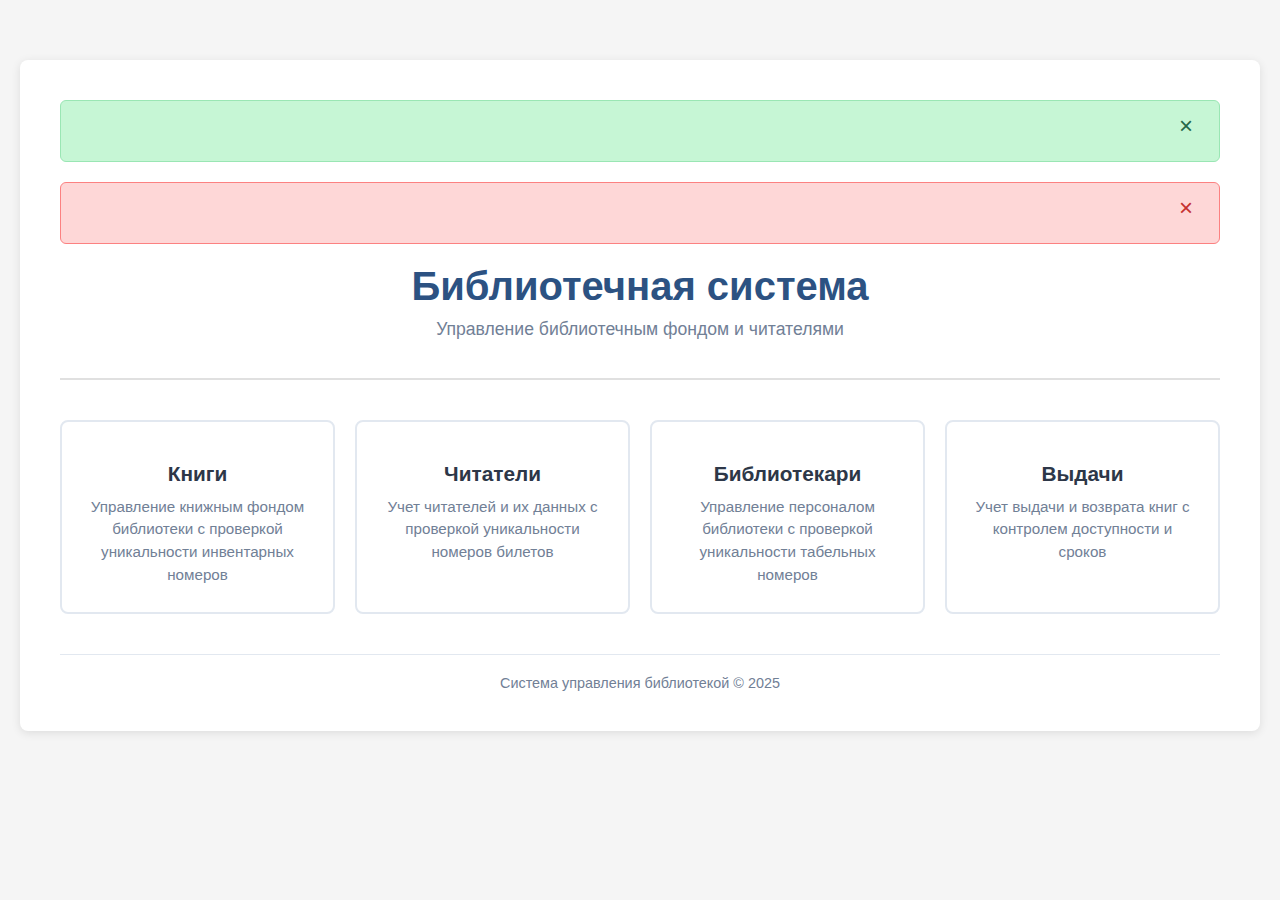
<file: src/main/resources/templates/index.html>
<!DOCTYPE html>
<html xmlns:th="http://www.thymeleaf.org">
<head>
    <meta charset="UTF-8">
    <meta name="viewport" content="width=device-width, initial-scale=1.0">
    <title>Библиотечная система</title>
    <link rel="stylesheet" th:href="@{/css/style.css}">
    <style>
        body {
            font-family: 'Segoe UI', Arial, sans-serif;
            margin: 0;
            padding: 20px;
            background-color: #f5f5f5;
            color: #333;
        }

        .container {
            max-width: 1200px;
            margin: 40px auto;
            background: white;
            padding: 40px;
            border-radius: 8px;
            box-shadow: 0 2px 10px rgba(0,0,0,0.1);
        }

        header {
            text-align: center;
            margin-bottom: 40px;
            padding-bottom: 20px;
            border-bottom: 2px solid #e0e0e0;
        }

        h1 {
            color: #2c5282;
            margin: 0;
            font-size: 2.5em;
        }

        .subtitle {
            color: #718096;
            font-size: 1.1em;
            margin-top: 10px;
        }

        .main-nav {
            display: grid;
            grid-template-columns: repeat(auto-fit, minmax(250px, 1fr));
            gap: 20px;
            margin: 40px 0;
        }

        .nav-card {
            background: white;
            border: 2px solid #e2e8f0;
            border-radius: 8px;
            padding: 25px;
            text-align: center;
            text-decoration: none;
            color: #2d3748;
            transition: all 0.3s ease;
        }

        .nav-card:hover {
            border-color: #4299e1;
            transform: translateY(-2px);
            box-shadow: 0 4px 12px rgba(66, 153, 225, 0.2);
        }

        .nav-icon {
            font-size: 2.5em;
            margin-bottom: 15px;
            color: #4299e1;
        }

        .nav-title {
            font-size: 1.3em;
            font-weight: 600;
            margin-bottom: 10px;
            color: #2d3748;
        }

        .nav-desc {
            color: #718096;
            font-size: 0.95em;
            line-height: 1.5;
        }

        .footer {
            text-align: center;
            margin-top: 40px;
            padding-top: 20px;
            border-top: 1px solid #e2e8f0;
            color: #718096;
            font-size: 0.9em;
        }

        /* Стили для сообщений */
        .alert {
            padding: 15px 20px;
            border-radius: 6px;
            margin-bottom: 20px;
            display: flex;
            align-items: center;
            justify-content: space-between;
        }

        .alert-success {
            background-color: #c6f6d5;
            color: #276749;
            border: 1px solid #9ae6b4;
        }

        .alert-danger {
            background-color: #fed7d7;
            color: #c53030;
            border: 1px solid #fc8181;
        }

        .alert-warning {
            background-color: #feebc8;
            color: #c05621;
            border: 1px solid #fbd38d;
        }

        .alert-info {
            background-color: #bee3f8;
            color: #2c5282;
            border: 1px solid #90cdf4;
        }

        .alert-dismissible {
            padding-right: 45px;
        }

        .alert-dismissible .btn-close {
            position: relative;
            top: -5px;
            right: -25px;
            color: inherit;
            background: transparent;
            border: none;
            font-size: 1.5em;
            cursor: pointer;
        }

        .btn-close:hover {
            opacity: 0.8;
        }
    </style>
</head>
<body>
<div class="container">
    <div th:if="${successMessage}" class="alert alert-success alert-dismissible fade show" role="alert">
        <span th:text="${successMessage}"></span>
        <button type="button" class="btn-close" onclick="this.parentElement.style.display='none'">×</button>
    </div>

    <div th:if="${errorMessage}" class="alert alert-danger alert-dismissible fade show" role="alert">
        <span th:text="${errorMessage}"></span>
        <button type="button" class="btn-close" onclick="this.parentElement.style.display='none'">×</button>
    </div>

    <header>
        <h1> Библиотечная система</h1>
        <p class="subtitle">Управление библиотечным фондом и читателями</p>
    </header>

    <div class="main-nav">
        <a th:href="@{/books}" class="nav-card">
            <div class="nav-icon"></div>
            <div class="nav-title">Книги</div>
            <div class="nav-desc">Управление книжным фондом библиотеки с проверкой уникальности инвентарных номеров</div>
        </a>

        <a th:href="@{/readers}" class="nav-card">
            <div class="nav-icon"></div>
            <div class="nav-title">Читатели</div>
            <div class="nav-desc">Учет читателей и их данных с проверкой уникальности номеров билетов</div>
        </a>

        <a th:href="@{/librarians}" class="nav-card">
            <div class="nav-icon"></div>
            <div class="nav-title">Библиотекари</div>
            <div class="nav-desc">Управление персоналом библиотеки с проверкой уникальности табельных номеров</div>
        </a>

        <a th:href="@{/loans}" class="nav-card">
            <div class="nav-icon"></div>
            <div class="nav-title">Выдачи</div>
            <div class="nav-desc">Учет выдачи и возврата книг с контролем доступности и сроков</div>
        </a>
    </div>

    <div class="footer">
        Система управления библиотекой © 2025
    </div>
</div>

<script>
    document.addEventListener('DOMContentLoaded', function() {
        const alerts = document.querySelectorAll('.alert');

        alerts.forEach(function(alert) {
            setTimeout(function() {
                alert.style.transition = 'opacity 0.5s';
                alert.style.opacity = '0';
                setTimeout(function() {
                    if (alert.parentNode) {
                        alert.parentNode.removeChild(alert);
                    }
                }, 500);
            }, 5000);
        });

        document.querySelectorAll('.btn-close').forEach(function(btn) {
            btn.addEventListener('click', function() {
                const alert = this.closest('.alert');
                if (alert) {
                    alert.style.transition = 'opacity 0.3s';
                    alert.style.opacity = '0';
                    setTimeout(function() {
                        if (alert.parentNode) {
                            alert.parentNode.removeChild(alert);
                        }
                    }, 300);
                }
            });
        });
    });
</script>
</body>
</html>
</file>
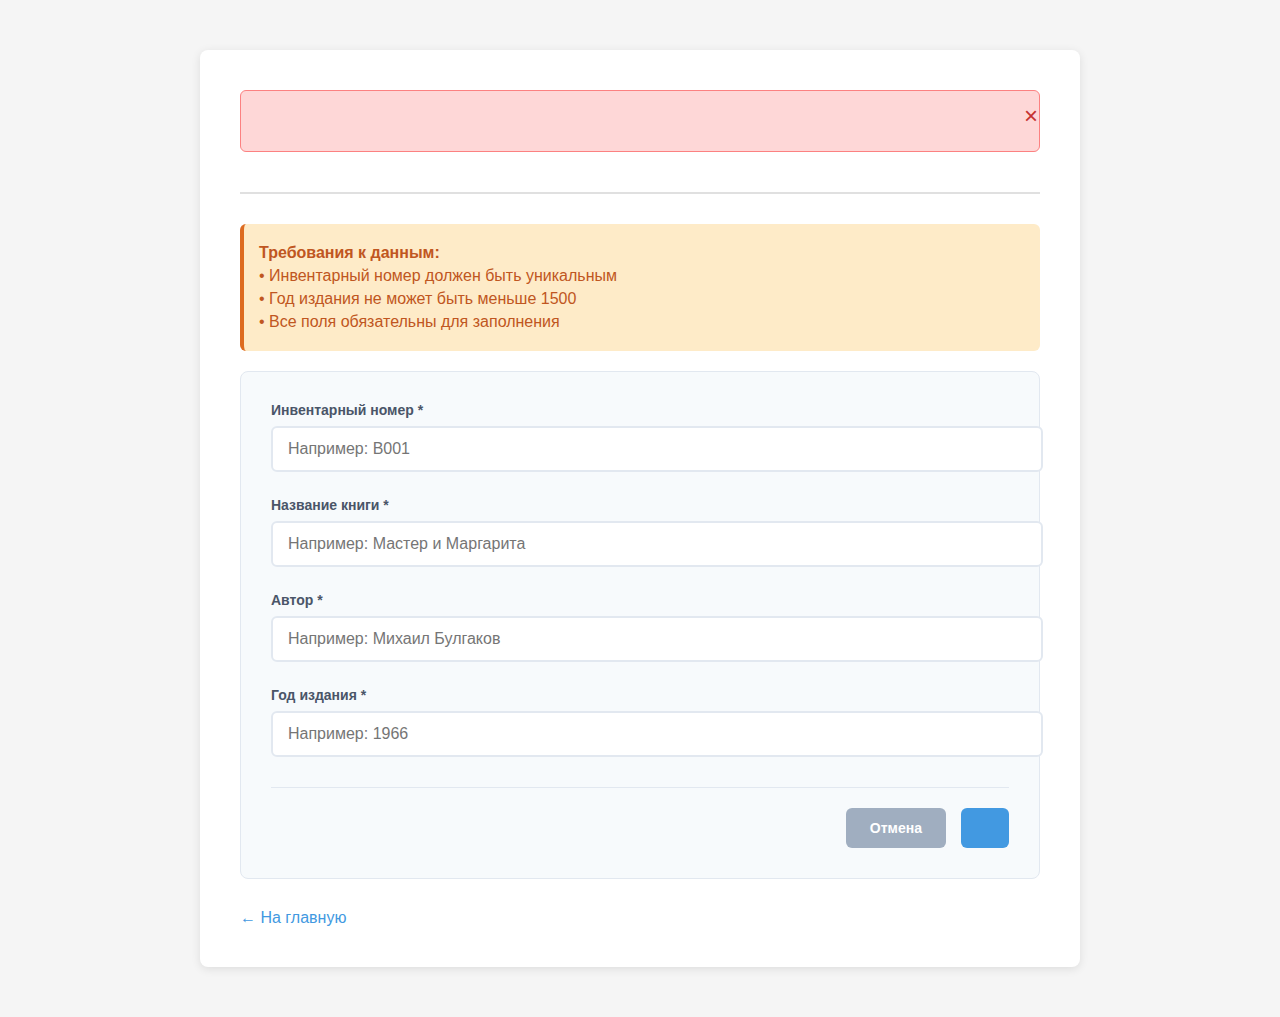
<file: src/main/resources/templates/books/form.html>
<!DOCTYPE html>
<html xmlns:th="http://www.thymeleaf.org">
<head>
    <meta charset="UTF-8">
    <meta name="viewport" content="width=device-width, initial-scale=1.0">
    <title th:text="${book.bookId == null} ? 'Добавить книгу' : 'Изменить книгу'">Форма книги</title>
    <link rel="stylesheet" th:href="@{/css/style.css}">
    <style>
        body {
            font-family: 'Segoe UI', Arial, sans-serif;
            margin: 0;
            padding: 20px;
            background-color: #f5f5f5;
            color: #333;
        }

        .container {
            max-width: 800px;
            margin: 30px auto;
            background: white;
            padding: 40px;
            border-radius: 8px;
            box-shadow: 0 2px 10px rgba(0,0,0,0.1);
        }

        .form-header {
            text-align: center;
            margin-bottom: 30px;
            padding-bottom: 20px;
            border-bottom: 2px solid #e0e0e0;
        }

        .form-header h1 {
            color: #2c5282;
            margin: 0 0 10px 0;
            font-size: 2em;
        }

        .form-header p {
            color: #718096;
            margin: 0;
        }

        .form-card {
            background: #f7fafc;
            padding: 30px;
            border-radius: 8px;
            border: 1px solid #e2e8f0;
        }

        .form-group {
            margin-bottom: 25px;
        }

        .form-group label {
            display: block;
            margin-bottom: 8px;
            font-weight: 600;
            color: #4a5568;
            font-size: 14px;
        }

        .form-group input {
            width: 100%;
            padding: 12px 15px;
            border: 2px solid #e2e8f0;
            border-radius: 6px;
            font-size: 16px;
            transition: all 0.2s;
            background: white;
        }

        .form-group input:focus {
            border-color: #4299e1;
            outline: none;
            box-shadow: 0 0 0 3px rgba(66, 153, 225, 0.2);
        }

        .form-group input.error {
            border-color: #f56565;
        }

        .error-message {
            color: #e53e3e;
            font-size: 14px;
            margin-top: 5px;
            display: block;
        }

        .form-actions {
            display: flex;
            justify-content: flex-end;
            gap: 15px;
            margin-top: 30px;
            padding-top: 20px;
            border-top: 1px solid #e2e8f0;
        }

        .btn {
            padding: 12px 24px;
            border: none;
            border-radius: 6px;
            cursor: pointer;
            font-weight: 600;
            font-size: 14px;
            transition: all 0.2s;
            text-decoration: none;
            display: inline-flex;
            align-items: center;
            justify-content: center;
            gap: 8px;
        }

        .btn-primary {
            background-color: #4299e1;
            color: white;
        }

        .btn-primary:hover {
            background-color: #3182ce;
        }

        .btn-secondary {
            background-color: #a0aec0;
            color: white;
        }

        .btn-secondary:hover {
            background-color: #718096;
        }

        .back-link {
            display: inline-flex;
            align-items: center;
            gap: 8px;
            margin-top: 30px;
            color: #4299e1;
            text-decoration: none;
            font-weight: 500;
        }

        .back-link:hover {
            text-decoration: underline;
        }

        /* Стили для информации о валидации */
        .validation-info {
            background: #feebc8;
            padding: 15px;
            border-radius: 6px;
            margin-bottom: 20px;
            border-left: 4px solid #dd6b20;
        }

        .validation-info p {
            margin: 5px 0;
            color: #c05621;
        }

        .alert {
            padding: 15px 20px;
            border-radius: 6px;
            margin-bottom: 20px;
            display: flex;
            align-items: center;
            justify-content: space-between;
        }

        .alert-danger {
            background-color: #fed7d7;
            color: #c53030;
            border: 1px solid #fc8181;
        }

        .alert-dismissible .btn-close {
            position: relative;
            top: -5px;
            right: -25px;
            color: inherit;
            background: transparent;
            border: none;
            font-size: 1.5em;
            cursor: pointer;
        }

        @media (max-width: 768px) {
            .container {
                padding: 20px;
                margin: 10px;
            }

            .form-card {
                padding: 20px;
            }

            .form-actions {
                flex-direction: column;
            }

            .btn {
                width: 100%;
            }
        }
    </style>
</head>
<body>
<div class="container">
    <div th:if="${errorMessage}" class="alert alert-danger alert-dismissible fade show" role="alert">
        <span th:text="${errorMessage}"></span>
        <button type="button" class="btn-close" onclick="this.parentElement.style.display='none'">×</button>
    </div>

    <div class="form-header">
        <h1 th:text="${book.bookId == null} ? ' Добавить новую книгу' : ' Изменить книгу'"></h1>
        <p th:text="${book.bookId == null} ? 'Заполните информацию о новой книге' : 'Измените информацию о книге'"></p>
    </div>

    <div class="validation-info">
        <p><strong>Требования к данным:</strong></p>
        <p>• Инвентарный номер должен быть уникальным</p>
        <p>• Год издания не может быть меньше 1500</p>
        <p>• Все поля обязательны для заполнения</p>
    </div>

    <div class="form-card">
        <form th:action="@{/books/save}" th:object="${book}" method="post" id="bookForm">
            <input type="hidden" th:field="*{bookId}">

            <div class="form-group">
                <label for="bookNumber">Инвентарный номер *</label>
                <input type="text" id="bookNumber" th:field="*{bookNumber}"
                       th:classappend="${#fields.hasErrors('bookNumber')} ? 'error' : ''"
                       placeholder="Например: B001" required>
                <span th:if="${#fields.hasErrors('bookNumber')}"
                      class="error-message" th:errors="*{bookNumber}"></span>
            </div>

            <div class="form-group">
                <label for="title">Название книги *</label>
                <input type="text" id="title" th:field="*{title}"
                       th:classappend="${#fields.hasErrors('title')} ? 'error' : ''"
                       placeholder="Например: Мастер и Маргарита" required>
                <span th:if="${#fields.hasErrors('title')}"
                      class="error-message" th:errors="*{title}"></span>
            </div>

            <div class="form-group">
                <label for="author">Автор *</label>
                <input type="text" id="author" th:field="*{author}"
                       th:classappend="${#fields.hasErrors('author')} ? 'error' : ''"
                       placeholder="Например: Михаил Булгаков" required>
                <span th:if="${#fields.hasErrors('author')}"
                      class="error-message" th:errors="*{author}"></span>
            </div>

            <div class="form-group">
                <label for="publicationYear">Год издания *</label>
                <input type="number" id="publicationYear" th:field="*{publicationYear}"
                       th:classappend="${#fields.hasErrors('publicationYear')} ? 'error' : ''"
                       placeholder="Например: 1966" min="1500"
                       th:attr="max=${#dates.year(#dates.createNow())}" required>
                <span th:if="${#fields.hasErrors('publicationYear')}"
                      class="error-message" th:errors="*{publicationYear}"></span>
            </div>

            <div class="form-actions">
                <a th:href="@{/books}" class="btn btn-secondary">Отмена</a>
                <button type="submit" class="btn btn-primary">
                    <span th:text="${book.bookId == null} ? 'Добавить книгу' : 'Сохранить изменения'"></span>
                </button>
            </div>
        </form>
    </div>

    <a th:href="@{/}" class="back-link">← На главную</a>
</div>

<script>
    document.getElementById('bookForm').addEventListener('submit', function(e) {
        const bookNumber = document.getElementById('bookNumber').value.trim();
        const title = document.getElementById('title').value.trim();
        const author = document.getElementById('author').value.trim();
        const publicationYear = document.getElementById('publicationYear').value;

        let errors = [];

        if (!bookNumber) {
            errors.push('Инвентарный номер обязателен');
        }

        if (!title) {
            errors.push('Название книги обязательно');
        }

        if (!author) {
            errors.push('Автор обязателен');
        }

        if (!publicationYear) {
            errors.push('Год издания обязателен');
        } else if (parseInt(publicationYear) < 1500) {
            errors.push('Год издания должен быть не менее 1500');
        } else if (parseInt(publicationYear) > new Date().getFullYear()) {
            errors.push('Год издания не может быть больше текущего года');
        }

        if (errors.length > 0) {
            e.preventDefault();
            alert('Ошибки в форме:\n\n' + errors.join('\n'));
        }
    });
</script>
</body>
</html>
</file>
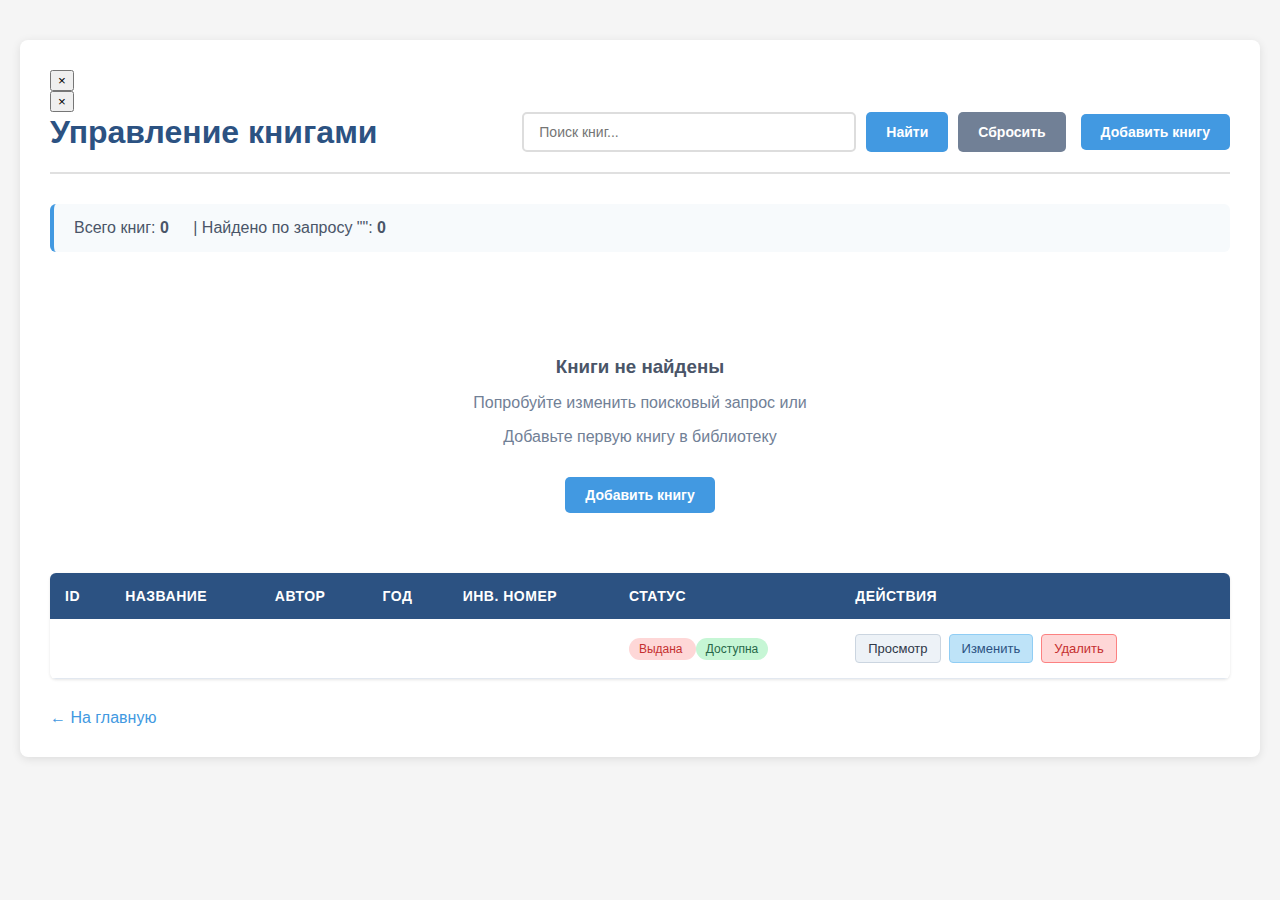
<file: src/main/resources/templates/books/list.html>
<!DOCTYPE html>
<html xmlns:th="http://www.thymeleaf.org">
<head>
    <meta charset="UTF-8">
    <meta name="viewport" content="width=device-width, initial-scale=1.0">
    <title>Книги - Библиотечная система</title>
    <link rel="stylesheet" th:href="@{/css/style.css}">
    <style>
        body {
            font-family: 'Segoe UI', Arial, sans-serif;
            margin: 0;
            padding: 20px;
            background-color: #f5f5f5;
            color: #333;
        }

        .container {
            max-width: 1400px;
            margin: 20px auto;
            background: white;
            padding: 30px;
            border-radius: 8px;
            box-shadow: 0 2px 10px rgba(0,0,0,0.1);
        }

        .page-header {
            display: flex;
            justify-content: space-between;
            align-items: center;
            margin-bottom: 30px;
            padding-bottom: 20px;
            border-bottom: 2px solid #e0e0e0;
            flex-wrap: wrap;
            gap: 20px;
        }

        h1 {
            color: #2c5282;
            margin: 0;
            font-size: 2em;
        }

        .controls {
            display: flex;
            gap: 15px;
            align-items: center;
            flex-wrap: wrap;
        }

        .search-box {
            display: flex;
            gap: 10px;
        }

        .search-box input {
            padding: 10px 15px;
            border: 2px solid #ddd;
            border-radius: 5px;
            font-size: 14px;
            width: 300px;
            transition: border-color 0.3s;
        }

        .search-box input:focus {
            border-color: #4299e1;
            outline: none;
        }

        .btn {
            padding: 10px 20px;
            border: none;
            border-radius: 5px;
            cursor: pointer;
            font-weight: 600;
            font-size: 14px;
            transition: all 0.2s;
            text-decoration: none;
            display: inline-flex;
            align-items: center;
            justify-content: center;
            gap: 8px;
        }

        .btn-primary {
            background-color: #4299e1;
            color: white;
        }

        .btn-primary:hover {
            background-color: #3182ce;
        }

        .btn-secondary {
            background-color: #718096;
            color: white;
        }

        .btn-secondary:hover {
            background-color: #4a5568;
        }

        .btn-danger {
            background-color: #f56565;
            color: white;
        }

        .btn-danger:hover {
            background-color: #e53e3e;
        }

        .stats-bar {
            background: #f7fafc;
            padding: 15px 20px;
            border-radius: 6px;
            margin-bottom: 25px;
            font-size: 16px;
            color: #4a5568;
            border-left: 4px solid #4299e1;
        }

        .books-table {
            width: 100%;
            border-collapse: collapse;
            background: white;
            border-radius: 6px;
            overflow: hidden;
            box-shadow: 0 1px 3px rgba(0,0,0,0.1);
        }

        .books-table thead {
            background-color: #2c5282;
            color: white;
        }

        .books-table th {
            padding: 15px;
            text-align: left;
            font-weight: 600;
            font-size: 14px;
            text-transform: uppercase;
            letter-spacing: 0.5px;
        }

        .books-table td {
            padding: 15px;
            border-bottom: 1px solid #e2e8f0;
        }

        .books-table tbody tr:hover {
            background-color: #f7fafc;
        }

        .actions {
            display: flex;
            gap: 8px;
        }

        .action-btn {
            padding: 6px 12px;
            border-radius: 4px;
            font-size: 13px;
            text-decoration: none;
            font-weight: 500;
            transition: all 0.2s;
            border: 1px solid transparent;
        }

        .view-btn {
            background-color: #edf2f7;
            color: #2d3748;
            border-color: #cbd5e0;
        }

        .view-btn:hover {
            background-color: #e2e8f0;
        }

        .edit-btn {
            background-color: #bee3f8;
            color: #2c5282;
            border-color: #90cdf4;
        }

        .edit-btn:hover {
            background-color: #90cdf4;
        }

        .delete-btn {
            background-color: #fed7d7;
            color: #c53030;
            border-color: #fc8181;
        }

        .delete-btn:hover {
            background-color: #fc8181;
            color: white;
        }

        .empty-state {
            text-align: center;
            padding: 60px 20px;
            color: #718096;
        }

        .empty-state h3 {
            color: #4a5568;
            margin-bottom: 10px;
        }

        .back-link {
            display: inline-flex;
            align-items: center;
            gap: 8px;
            margin-top: 30px;
            color: #4299e1;
            text-decoration: none;
            font-weight: 500;
        }

        .back-link:hover {
            text-decoration: underline;
        }

        @media (max-width: 768px) {
            .container {
                padding: 15px;
                margin: 10px;
            }

            .page-header {
                flex-direction: column;
                align-items: stretch;
            }

            .search-box input {
                width: 100%;
            }

            .controls {
                flex-direction: column;
                align-items: stretch;
            }

            .books-table {
                display: block;
                overflow-x: auto;
            }
        }
    </style>
</head>
<body>
<div class="container">
    <div th:if="${successMessage}" class="alert alert-success alert-dismissible fade show" role="alert">
        <span th:text="${successMessage}"></span>
        <button type="button" class="btn-close" onclick="this.parentElement.style.display='none'">×</button>
    </div>

    <div th:if="${errorMessage}" class="alert alert-danger alert-dismissible fade show" role="alert">
        <span th:text="${errorMessage}"></span>
        <button type="button" class="btn-close" onclick="this.parentElement.style.display='none'">×</button>
    </div>

    <div class="page-header">
        <h1> Управление книгами</h1>
        <div class="controls">
            <form th:action="@{/books}" method="get" class="search-box">
                <input type="text" name="search" th:value="${search}" placeholder="Поиск книг...">
                <button type="submit" class="btn btn-primary">Найти</button>
                <a th:href="@{/books}" class="btn btn-secondary">Сбросить</a>
            </form>
            <a th:href="@{/books/new}" class="btn btn-primary">Добавить книгу</a>
        </div>
    </div>

    <div class="stats-bar">
        Всего книг: <strong th:text="${#lists.size(books)}">0</strong>
        <span th:if="${search}" style="margin-left: 20px;">
            | Найдено по запросу "<span th:text="${search}"></span>":
            <strong th:text="${#lists.size(books)}">0</strong>
        </span>
    </div>

    <div th:if="${#lists.isEmpty(books)}" class="empty-state">
        <h3>Книги не найдены</h3>
        <p th:if="${search}">Попробуйте изменить поисковый запрос или</p>
        <p>Добавьте первую книгу в библиотеку</p>
        <a th:href="@{/books/new}" class="btn btn-primary" style="margin-top: 15px;">
            Добавить книгу
        </a>
    </div>

    <table th:unless="${#lists.isEmpty(books)}" class="books-table">
        <thead>
        <tr>
            <th>ID</th>
            <th>НАЗВАНИЕ</th>
            <th>АВТОР</th>
            <th>ГОД</th>
            <th>ИНВ. НОМЕР</th>
            <th>СТАТУС</th>
            <th>ДЕЙСТВИЯ</th>
        </tr>
        </thead>
        <tbody>
        <tr th:each="book : ${books}">
            <td th:text="${book.bookId}"></td>
            <td th:text="${book.title}"></td>
            <td th:text="${book.author}"></td>
            <td th:text="${book.publicationYear}"></td>
            <td th:text="${book.bookNumber}"></td>
            <td>
                <span th:if="${book.activeLoansCount > 0}"
                      class="status-badge status-active" style="background-color: #fed7d7; color: #c53030; padding: 4px 10px; border-radius: 12px; font-size: 12px;">
                    Выдана
                </span>
                <span th:if="${book.activeLoansCount == 0}"
                      class="status-badge status-available" style="background-color: #c6f6d5; color: #276749; padding: 4px 10px; border-radius: 12px; font-size: 12px;">
                    Доступна
                </span>
            </td>
            <td>
                <div class="actions">
                    <a th:href="@{/books/view/{id}(id=${book.bookId})}"
                       class="action-btn view-btn">Просмотр</a>
                    <a th:href="@{/books/edit/{id}(id=${book.bookId})}"
                       class="action-btn edit-btn">Изменить</a>
                    <a th:href="@{/books/delete/{id}(id=${book.bookId})}"
                       class="action-btn delete-btn"
                       onclick="return checkBookDelete(this, ${book.bookId}, '${book.title}')">
                        Удалить
                    </a>
                </div>
            </td>
        </tr>
        </tbody>
    </table>

    <a th:href="@{/}" class="back-link">← На главную</a>
</div>

<script>
    function checkBookDelete(link, bookId, bookTitle) {
        if (!confirm('Вы уверены, что хотите удалить книгу «' + bookTitle + '»?')) {
            return false;
        }

        fetch('/books/check-delete/' + bookId)
            .then(response => response.text())
            .then(data => {
                if (data.startsWith('OK')) {
                    window.location.href = link.href;
                } else {
                    alert(data.replace('ERROR: ', ''));
                }
            })
            .catch(error => {
                console.error('Ошибка проверки:', error);
                if (confirm('Не удалось проверить возможность удаления. Все равно удалить книгу «' + bookTitle + '»?')) {
                    window.location.href = link.href;
                }
            });

        return false;
    }
</script>
</body>
</html>
</file>
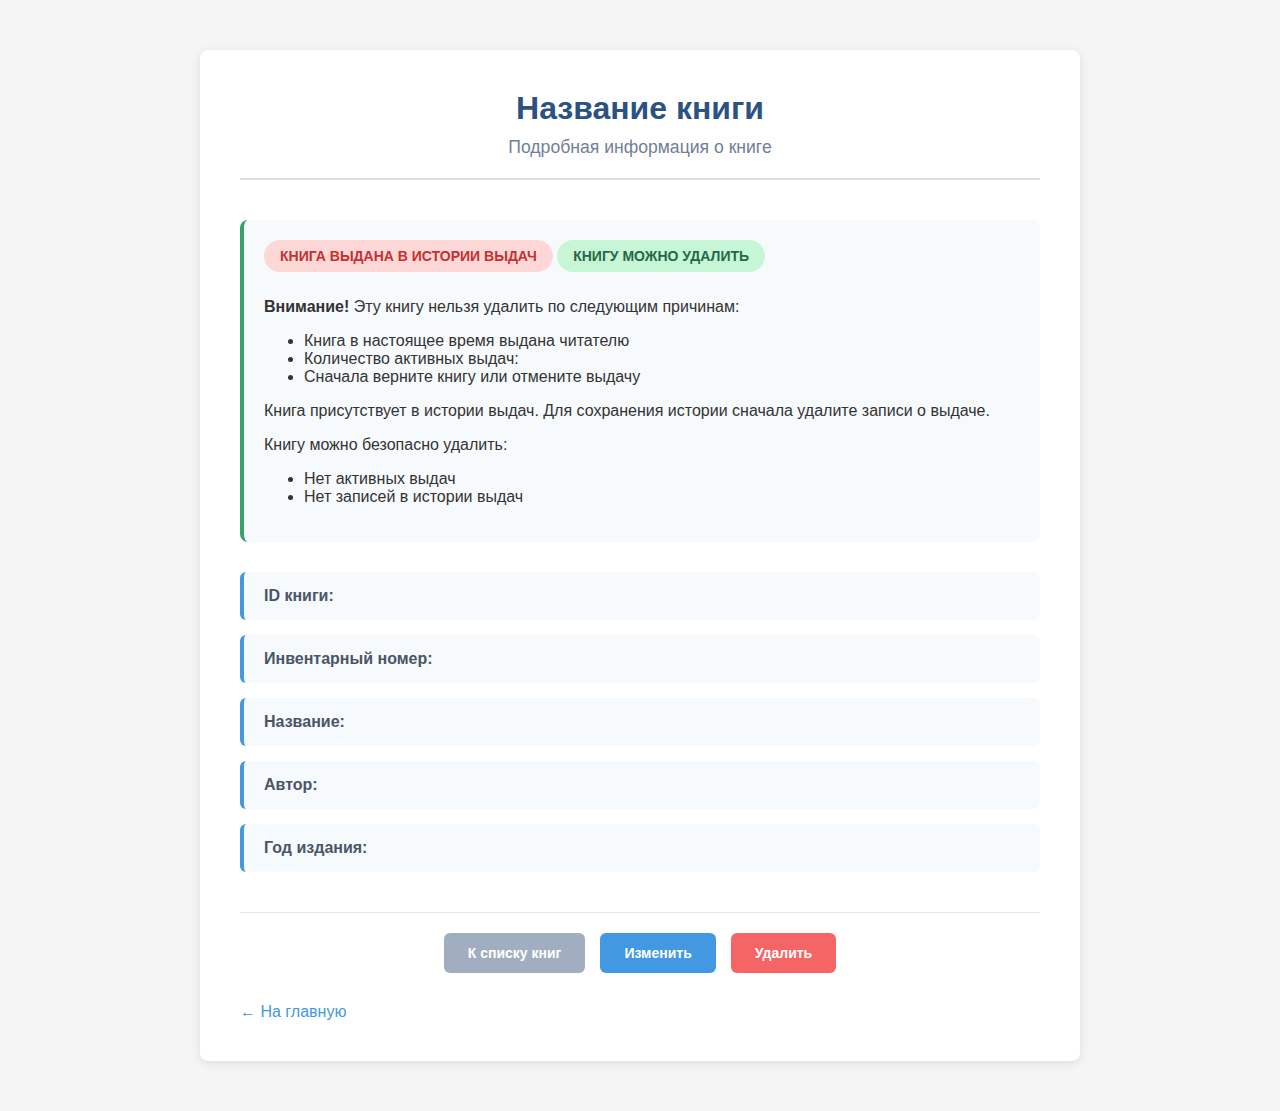
<file: src/main/resources/templates/books/view.html>
<!DOCTYPE html>
<html xmlns:th="http://www.thymeleaf.org">
<head>
    <meta charset="UTF-8">
    <meta name="viewport" content="width=device-width, initial-scale=1.0">
    <title th:text="${book.title}">Просмотр книги</title>
    <link rel="stylesheet" th:href="@{/css/style.css}">
    <style>
        body {
            font-family: 'Segoe UI', Arial, sans-serif;
            margin: 0;
            padding: 20px;
            background-color: #f5f5f5;
            color: #333;
        }

        .container {
            max-width: 800px;
            margin: 30px auto;
            background: white;
            padding: 40px;
            border-radius: 8px;
            box-shadow: 0 2px 10px rgba(0,0,0,0.1);
        }

        .book-header {
            text-align: center;
            margin-bottom: 40px;
            padding-bottom: 20px;
            border-bottom: 2px solid #e0e0e0;
        }

        .book-header h1 {
            color: #2c5282;
            margin: 0 0 10px 0;
            font-size: 2em;
        }

        .book-header p {
            color: #718096;
            margin: 0;
            font-size: 1.1em;
        }

        .book-details {
            display: grid;
            gap: 15px;
            margin-bottom: 40px;
        }

        .detail-item {
            display: flex;
            padding: 15px 20px;
            background: #f7fafc;
            border-radius: 6px;
            border-left: 4px solid #4299e1;
        }

        .detail-label {
            font-weight: 600;
            color: #4a5568;
            min-width: 180px;
        }

        .detail-value {
            color: #2d3748;
            flex: 1;
        }

        .action-buttons {
            display: flex;
            gap: 15px;
            justify-content: center;
            margin-top: 30px;
            padding-top: 20px;
            border-top: 1px solid #e2e8f0;
        }

        .btn {
            padding: 12px 24px;
            border: none;
            border-radius: 6px;
            cursor: pointer;
            font-weight: 600;
            font-size: 14px;
            transition: all 0.2s;
            text-decoration: none;
            display: inline-flex;
            align-items: center;
            justify-content: center;
            gap: 8px;
        }

        .btn-primary {
            background-color: #4299e1;
            color: white;
        }

        .btn-primary:hover {
            background-color: #3182ce;
        }

        .btn-secondary {
            background-color: #a0aec0;
            color: white;
        }

        .btn-secondary:hover {
            background-color: #718096;
        }

        .btn-danger {
            background-color: #f56565;
            color: white;
        }

        .btn-danger:hover {
            background-color: #e53e3e;
        }

        .back-link {
            display: inline-flex;
            align-items: center;
            gap: 8px;
            margin-top: 30px;
            color: #4299e1;
            text-decoration: none;
            font-weight: 500;
        }

        .back-link:hover {
            text-decoration: underline;
        }

        .status-card {
            background: #f7fafc;
            padding: 20px;
            border-radius: 8px;
            margin-bottom: 30px;
            border-left: 4px solid #38a169;
        }

        .status-warning {
            border-left-color: #e53e3e;
            background-color: #fed7d7;
        }

        .status-info {
            border-left-color: #4299e1;
            background-color: #bee3f8;
        }

        .status-badge {
            padding: 8px 16px;
            border-radius: 20px;
            font-size: 14px;
            font-weight: 600;
            display: inline-block;
            margin-bottom: 10px;
        }

        .status-active {
            background-color: #fed7d7;
            color: #c53030;
        }

        .status-available {
            background-color: #c6f6d5;
            color: #276749;
        }

        @media (max-width: 768px) {
            .container {
                padding: 20px;
                margin: 10px;
            }

            .detail-item {
                flex-direction: column;
                gap: 5px;
            }

            .detail-label {
                min-width: auto;
            }

            .action-buttons {
                flex-direction: column;
            }

            .btn {
                width: 100%;
            }
        }
    </style>
</head>
<body>
<div class="container">
    <div class="book-header">
        <h1 th:text="${book.title}">Название книги</h1>
        <p>Подробная информация о книге</p>
    </div>

    <div class="status-card" th:classappend="${!canDelete} ? 'status-warning' : 'status-info'">
        <div th:if="${!canDelete}" class="status-badge status-active">
            <span th:if="${activeLoans != null and !activeLoans.isEmpty()}">КНИГА ВЫДАНА</span>
            <span th:if="${activeLoans == null or activeLoans.isEmpty()}">В ИСТОРИИ ВЫДАЧ</span>
        </div>

        <div th:if="${canDelete}" class="status-badge status-available">
            КНИГУ МОЖНО УДАЛИТЬ
        </div>

        <div th:if="${!canDelete}">
            <p><strong>Внимание!</strong> Эту книгу нельзя удалить по следующим причинам:</p>
            <ul th:if="${activeLoans != null and !activeLoans.isEmpty()}">
                <li>Книга в настоящее время выдана читателю</li>
                <li>Количество активных выдач: <strong th:text="${activeLoans.size()}"></strong></li>
                <li>Сначала верните книгу или отмените выдачу</li>
            </ul>
            <p th:if="${activeLoans == null or activeLoans.isEmpty()}">
                Книга присутствует в истории выдач. Для сохранения истории сначала удалите записи о выдаче.
            </p>
        </div>

        <div th:if="${canDelete}">
            <p>Книгу можно безопасно удалить:</p>
            <ul>
                <li>Нет активных выдач</li>
                <li>Нет записей в истории выдач</li>
            </ul>
        </div>
    </div>

    <div class="book-details">
        <div class="detail-item">
            <span class="detail-label">ID книги:</span>
            <span class="detail-value" th:text="${book.bookId}"></span>
        </div>

        <div class="detail-item">
            <span class="detail-label">Инвентарный номер:</span>
            <span class="detail-value" th:text="${book.bookNumber}"></span>
        </div>

        <div class="detail-item">
            <span class="detail-label">Название:</span>
            <span class="detail-value" th:text="${book.title}"></span>
        </div>

        <div class="detail-item">
            <span class="detail-label">Автор:</span>
            <span class="detail-value" th:text="${book.author}"></span>
        </div>

        <div class="detail-item">
            <span class="detail-label">Год издания:</span>
            <span class="detail-value" th:text="${book.publicationYear}"></span>
        </div>
    </div>

    <div class="action-buttons">
        <a th:href="@{/books}" class="btn btn-secondary">К списку книг</a>
        <a th:href="@{/books/edit/{id}(id=${book.bookId})}" class="btn btn-primary">Изменить</a>
        <a th:href="@{/books/delete/{id}(id=${book.bookId})}"
           class="btn btn-danger"
           th:classappend="${!canDelete} ? 'btn-disabled' : ''"
           th:onclick="return ${canDelete} ? confirm('Вы уверены, что хотите удалить книгу «' + ${book.title} + '»?') : false">
            Удалить
        </a>
    </div>

    <a th:href="@{/}" class="back-link">← На главную</a>
</div>

<script>
    document.addEventListener('DOMContentLoaded', function() {
        const deleteBtn = document.querySelector('.btn-danger.btn-disabled');
        if (deleteBtn) {
            deleteBtn.addEventListener('click', function(e) {
                e.preventDefault();
                alert('Невозможно удалить книгу, так как она выдана или есть в истории выдач. Перейдите в раздел "Выдачи" для управления.');
                return false;
            });
        }
    });
</script>
</body>
</html>
</file>
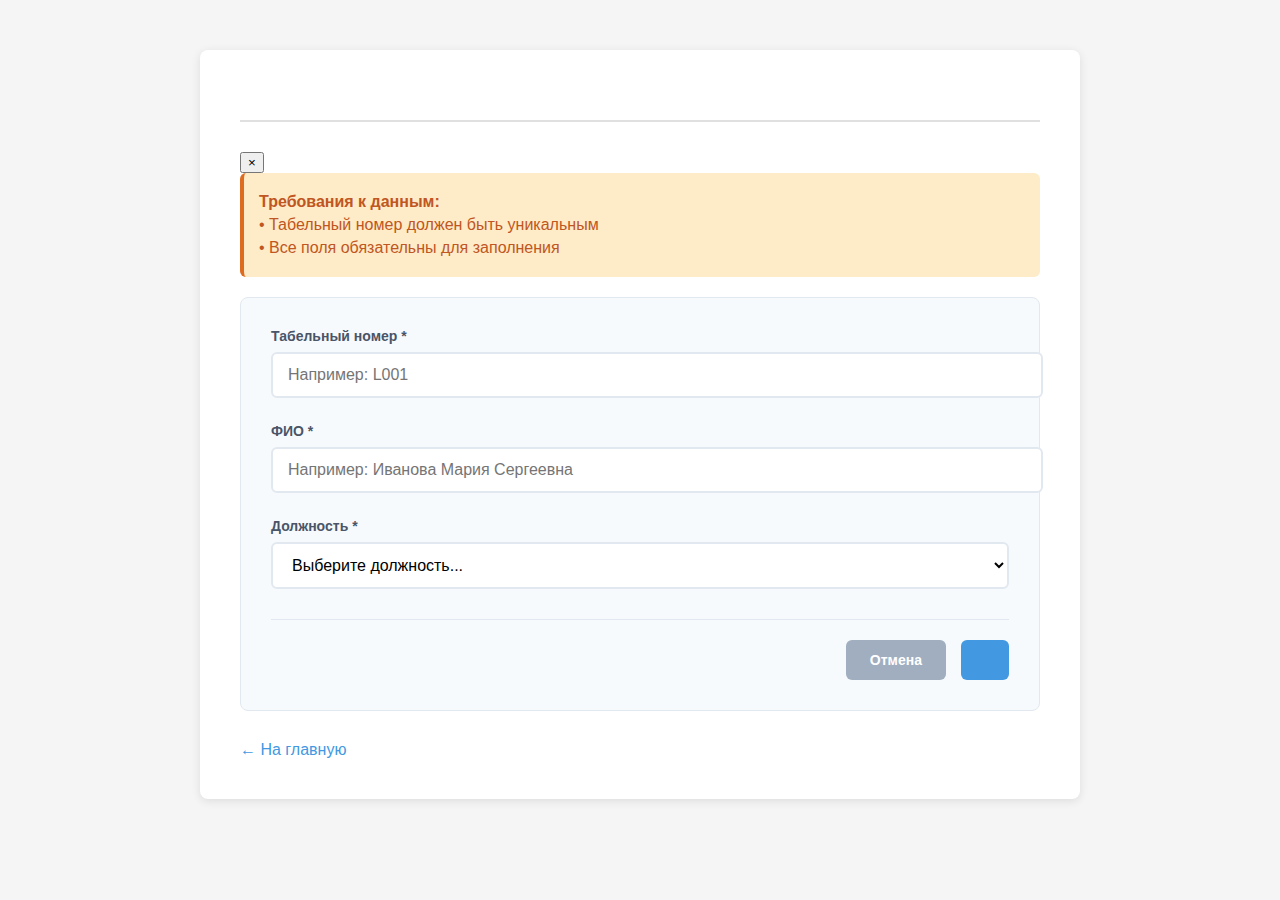
<file: src/main/resources/templates/librarians/form.html>
<!DOCTYPE html>
<html xmlns:th="http://www.thymeleaf.org">
<head>
    <meta charset="UTF-8">
    <meta name="viewport" content="width=device-width, initial-scale=1.0">
    <title th:text="${librarian.librarianId == null} ? 'Добавить библиотекаря' : 'Изменить библиотекаря'">Форма библиотекаря</title>
    <link rel="stylesheet" th:href="@{/css/style.css}">
    <style>
        body {
            font-family: 'Segoe UI', Arial, sans-serif;
            margin: 0;
            padding: 20px;
            background-color: #f5f5f5;
            color: #333;
        }

        .container {
            max-width: 800px;
            margin: 30px auto;
            background: white;
            padding: 40px;
            border-radius: 8px;
            box-shadow: 0 2px 10px rgba(0,0,0,0.1);
        }

        .form-header {
            text-align: center;
            margin-bottom: 30px;
            padding-bottom: 20px;
            border-bottom: 2px solid #e0e0e0;
        }

        .form-header h1 {
            color: #2c5282;
            margin: 0 0 10px 0;
            font-size: 2em;
        }

        .form-header p {
            color: #718096;
            margin: 0;
        }

        .form-card {
            background: #f7fafc;
            padding: 30px;
            border-radius: 8px;
            border: 1px solid #e2e8f0;
        }

        .form-group {
            margin-bottom: 25px;
        }

        .form-group label {
            display: block;
            margin-bottom: 8px;
            font-weight: 600;
            color: #4a5568;
            font-size: 14px;
        }

        .form-group input,
        .form-group select {
            width: 100%;
            padding: 12px 15px;
            border: 2px solid #e2e8f0;
            border-radius: 6px;
            font-size: 16px;
            transition: all 0.2s;
            background: white;
        }

        .form-group input:focus,
        .form-group select:focus {
            border-color: #4299e1;
            outline: none;
            box-shadow: 0 0 0 3px rgba(66, 153, 225, 0.2);
        }

        .form-group input.error,
        .form-group select.error {
            border-color: #f56565;
        }

        .error-message {
            color: #e53e3e;
            font-size: 14px;
            margin-top: 5px;
            display: block;
        }

        .form-actions {
            display: flex;
            justify-content: flex-end;
            gap: 15px;
            margin-top: 30px;
            padding-top: 20px;
            border-top: 1px solid #e2e8f0;
        }

        .btn {
            padding: 12px 24px;
            border: none;
            border-radius: 6px;
            cursor: pointer;
            font-weight: 600;
            font-size: 14px;
            transition: all 0.2s;
            text-decoration: none;
            display: inline-flex;
            align-items: center;
            justify-content: center;
            gap: 8px;
        }

        .btn-primary {
            background-color: #4299e1;
            color: white;
        }

        .btn-primary:hover {
            background-color: #3182ce;
        }

        .btn-secondary {
            background-color: #a0aec0;
            color: white;
        }

        .btn-secondary:hover {
            background-color: #718096;
        }

        .back-link {
            display: inline-flex;
            align-items: center;
            gap: 8px;
            margin-top: 30px;
            color: #4299e1;
            text-decoration: none;
            font-weight: 500;
        }

        .back-link:hover {
            text-decoration: underline;
        }


        .validation-info {
            background: #feebc8;
            padding: 15px;
            border-radius: 6px;
            margin-bottom: 20px;
            border-left: 4px solid #dd6b20;
        }

        .validation-info p {
            margin: 5px 0;
            color: #c05621;
        }

        @media (max-width: 768px) {
            .container {
                padding: 20px;
                margin: 10px;
            }

            .form-card {
                padding: 20px;
            }

            .form-actions {
                flex-direction: column;
            }

            .btn {
                width: 100%;
            }
        }
    </style>
</head>
<body>
<div class="container">
    <div class="form-header">
        <h1 th:text="${librarian.librarianId == null} ? ' Добавить нового библиотекаря' : ' Изменить библиотекаря'"></h1>
        <p th:text="${librarian.librarianId == null} ? 'Заполните информацию о новом библиотекаре' : 'Измените информацию о библиотекаре'"></p>
    </div>

    <div th:if="${errorMessage}" class="alert alert-danger alert-dismissible fade show" role="alert">
        <span th:text="${errorMessage}"></span>
        <button type="button" class="btn-close" onclick="this.parentElement.style.display='none'">×</button>
    </div>

    <div class="validation-info">
        <p><strong>Требования к данным:</strong></p>
        <p>• Табельный номер должен быть уникальным</p>
        <p>• Все поля обязательны для заполнения</p>
    </div>

    <div class="form-card">
        <form th:action="@{/librarians/save}" th:object="${librarian}" method="post" id="librarianForm">
            <div class="form-group">
                <label for="librarianNumber">Табельный номер *</label>
                <input type="text" id="librarianNumber" th:field="*{librarianNumber}"
                       th:classappend="${#fields.hasErrors('librarianNumber')} ? 'error' : ''"
                       placeholder="Например: L001" required>
                <span th:if="${#fields.hasErrors('librarianNumber')}"
                      class="error-message" th:errors="*{librarianNumber}"></span>
            </div>

            <div class="form-group">
                <label for="fullName">ФИО *</label>
                <input type="text" id="fullName" th:field="*{fullName}"
                       th:classappend="${#fields.hasErrors('fullName')} ? 'error' : ''"
                       placeholder="Например: Иванова Мария Сергеевна" required>
                <span th:if="${#fields.hasErrors('fullName')}"
                      class="error-message" th:errors="*{fullName}"></span>
            </div>

            <div class="form-group">
                <label for="position">Должность *</label>
                <select id="position" th:field="*{position}"
                        th:classappend="${#fields.hasErrors('position')} ? 'error' : ''" required>
                    <option value="">Выберите должность...</option>
                    <option value="Библиотекарь">Библиотекарь</option>
                    <option value="Старший библиотекарь">Старший библиотекарь</option>
                    <option value="Заведующий библиотекой">Заведующий библиотекой</option>
                    <option value="Методист">Методист</option>
                    <option value="Библиограф">Библиограф</option>
                </select>
                <span th:if="${#fields.hasErrors('position')}"
                      class="error-message" th:errors="*{position}"></span>
            </div>

            <div class="form-actions">
                <a th:href="@{/librarians}" class="btn btn-secondary">Отмена</a>
                <button type="submit" class="btn btn-primary">
                    <span th:text="${librarian.librarianId == null} ? 'Добавить библиотекаря' : 'Сохранить изменения'"></span>
                </button>
            </div>
        </form>
    </div>

    <a th:href="@{/}" class="back-link">← На главную</a>
</div>

<script>
    document.getElementById('librarianForm').addEventListener('submit', function(e) {
        const librarianNumber = document.getElementById('librarianNumber').value.trim();
        const fullName = document.getElementById('fullName').value.trim();
        const position = document.getElementById('position').value;

        let errors = [];

        if (!librarianNumber) {
            errors.push('Табельный номер обязателен');
        }

        if (!fullName) {
            errors.push('ФИО обязательно');
        }

        if (!position) {
            errors.push('Должность обязательна');
        }

        if (errors.length > 0) {
            e.preventDefault();
            alert('Ошибки в форме:\n\n' + errors.join('\n'));
        }
    });
</script>
</body>
</html>
</file>
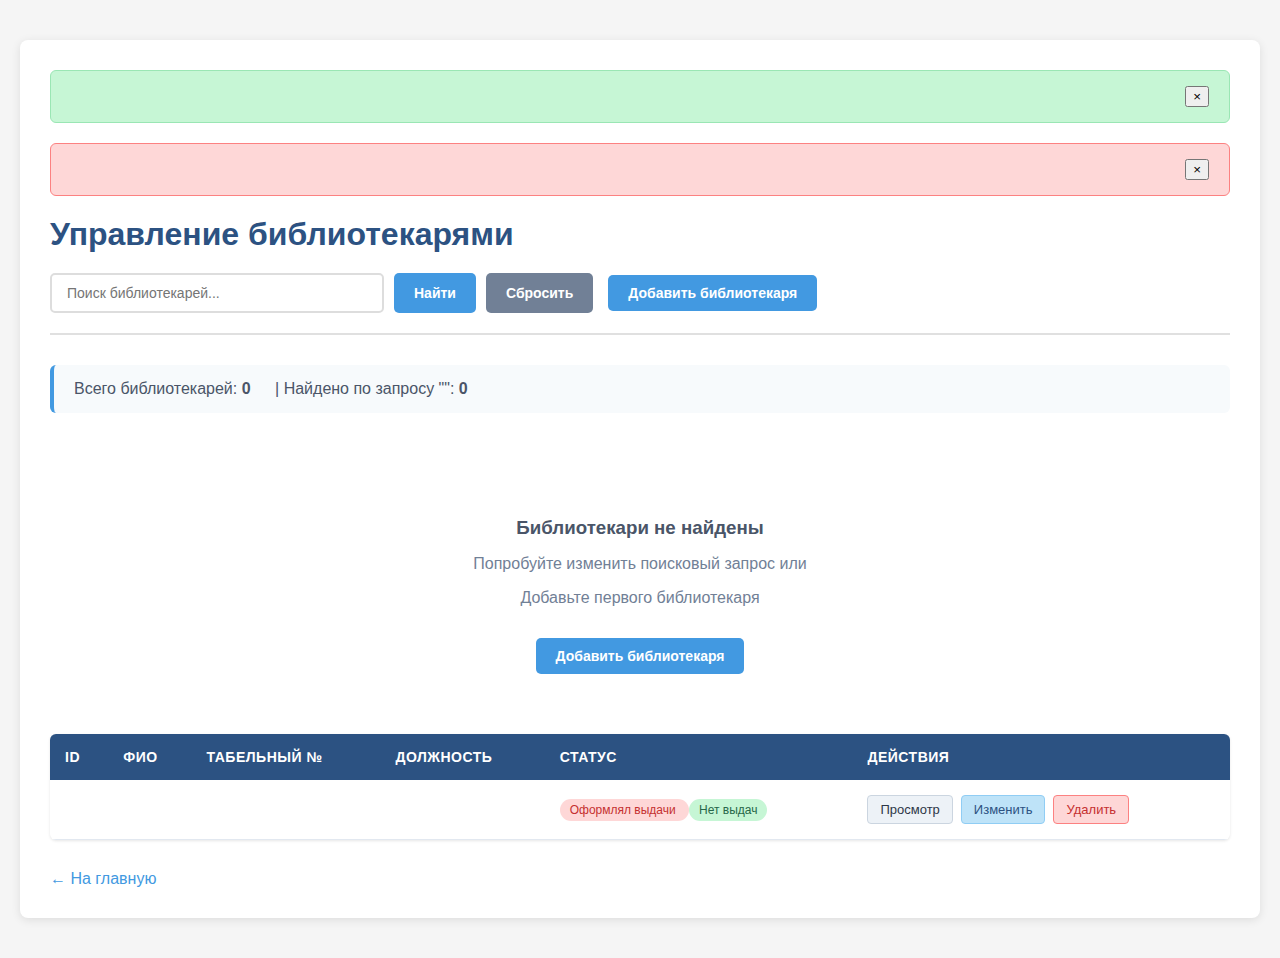
<file: src/main/resources/templates/librarians/list.html>
<!DOCTYPE html>
<html xmlns:th="http://www.thymeleaf.org">
<head>
    <meta charset="UTF-8">
    <meta name="viewport" content="width=device-width, initial-scale=1.0">
    <title>Библиотекари - Библиотечная система</title>
    <link rel="stylesheet" th:href="@{/css/style.css}">
    <style>
        body {
            font-family: 'Segoe UI', Arial, sans-serif;
            margin: 0;
            padding: 20px;
            background-color: #f5f5f5;
            color: #333;
        }

        .container {
            max-width: 1400px;
            margin: 20px auto;
            background: white;
            padding: 30px;
            border-radius: 8px;
            box-shadow: 0 2px 10px rgba(0,0,0,0.1);
        }

        .page-header {
            display: flex;
            justify-content: space-between;
            align-items: center;
            margin-bottom: 30px;
            padding-bottom: 20px;
            border-bottom: 2px solid #e0e0e0;
            flex-wrap: wrap;
            gap: 20px;
        }

        h1 {
            color: #2c5282;
            margin: 0;
            font-size: 2em;
        }

        .controls {
            display: flex;
            gap: 15px;
            align-items: center;
            flex-wrap: wrap;
        }

        .search-box {
            display: flex;
            gap: 10px;
        }

        .search-box input {
            padding: 10px 15px;
            border: 2px solid #ddd;
            border-radius: 5px;
            font-size: 14px;
            width: 300px;
            transition: border-color 0.3s;
        }

        .search-box input:focus {
            border-color: #4299e1;
            outline: none;
        }

        .btn {
            padding: 10px 20px;
            border: none;
            border-radius: 5px;
            cursor: pointer;
            font-weight: 600;
            font-size: 14px;
            transition: all 0.2s;
            text-decoration: none;
            display: inline-flex;
            align-items: center;
            justify-content: center;
            gap: 8px;
        }

        .btn-primary {
            background-color: #4299e1;
            color: white;
        }

        .btn-primary:hover {
            background-color: #3182ce;
        }

        .btn-secondary {
            background-color: #718096;
            color: white;
        }

        .btn-secondary:hover {
            background-color: #4a5568;
        }

        .btn-danger {
            background-color: #f56565;
            color: white;
        }

        .btn-danger:hover {
            background-color: #e53e3e;
        }

        .stats-bar {
            background: #f7fafc;
            padding: 15px 20px;
            border-radius: 6px;
            margin-bottom: 25px;
            font-size: 16px;
            color: #4a5568;
            border-left: 4px solid #4299e1;
        }

        .librarians-table {
            width: 100%;
            border-collapse: collapse;
            background: white;
            border-radius: 6px;
            overflow: hidden;
            box-shadow: 0 1px 3px rgba(0,0,0,0.1);
        }

        .librarians-table thead {
            background-color: #2c5282;
            color: white;
        }

        .librarians-table th {
            padding: 15px;
            text-align: left;
            font-weight: 600;
            font-size: 14px;
            text-transform: uppercase;
            letter-spacing: 0.5px;
        }

        .librarians-table td {
            padding: 15px;
            border-bottom: 1px solid #e2e8f0;
        }

        .librarians-table tbody tr:hover {
            background-color: #f7fafc;
        }

        .actions {
            display: flex;
            gap: 8px;
        }

        .action-btn {
            padding: 6px 12px;
            border-radius: 4px;
            font-size: 13px;
            text-decoration: none;
            font-weight: 500;
            transition: all 0.2s;
            border: 1px solid transparent;
        }

        .view-btn {
            background-color: #edf2f7;
            color: #2d3748;
            border-color: #cbd5e0;
        }

        .view-btn:hover {
            background-color: #e2e8f0;
        }

        .edit-btn {
            background-color: #bee3f8;
            color: #2c5282;
            border-color: #90cdf4;
        }

        .edit-btn:hover {
            background-color: #90cdf4;
        }

        .delete-btn {
            background-color: #fed7d7;
            color: #c53030;
            border-color: #fc8181;
        }

        .delete-btn:hover {
            background-color: #fc8181;
            color: white;
        }

        .empty-state {
            text-align: center;
            padding: 60px 20px;
            color: #718096;
        }

        .empty-state h3 {
            color: #4a5568;
            margin-bottom: 10px;
        }

        .back-link {
            display: inline-flex;
            align-items: center;
            gap: 8px;
            margin-top: 30px;
            color: #4299e1;
            text-decoration: none;
            font-weight: 500;
        }

        .back-link:hover {
            text-decoration: underline;
        }

        .alert {
            padding: 15px 20px;
            border-radius: 6px;
            margin-bottom: 20px;
            display: flex;
            align-items: center;
            justify-content: space-between;
        }

        .alert-success {
            background-color: #c6f6d5;
            color: #276749;
            border: 1px solid #9ae6b4;
        }

        .alert-danger {
            background-color: #fed7d7;
            color: #c53030;
            border: 1px solid #fc8181;
        }

        @media (max-width: 768px) {
            .container {
                padding: 15px;
                margin: 10px;
            }

            .page-header {
                flex-direction: column;
                align-items: stretch;
            }

            .search-box input {
                width: 100%;
            }

            .controls {
                flex-direction: column;
                align-items: stretch;
            }

            .librarians-table {
                display: block;
                overflow-x: auto;
            }
        }
    </style>
</head>
<body>
<div class="container">
    <div th:if="${successMessage}" class="alert alert-success alert-dismissible fade show" role="alert">
        <span th:text="${successMessage}"></span>
        <button type="button" class="btn-close" onclick="this.parentElement.style.display='none'">×</button>
    </div>

    <div th:if="${errorMessage}" class="alert alert-danger alert-dismissible fade show" role="alert">
        <span th:text="${errorMessage}"></span>
        <button type="button" class="btn-close" onclick="this.parentElement.style.display='none'">×</button>
    </div>

    <div class="page-header">
        <h1> Управление библиотекарями</h1>
        <div class="controls">
            <form th:action="@{/librarians}" method="get" class="search-box">
                <input type="text" name="search" th:value="${search}" placeholder="Поиск библиотекарей...">
                <button type="submit" class="btn btn-primary">Найти</button>
                <a th:href="@{/librarians}" class="btn btn-secondary">Сбросить</a>
            </form>
            <a th:href="@{/librarians/new}" class="btn btn-primary">Добавить библиотекаря</a>
        </div>
    </div>

    <div class="stats-bar">
        Всего библиотекарей: <strong th:text="${#lists.size(librarians)}">0</strong>
        <span th:if="${search}" style="margin-left: 20px;">
            | Найдено по запросу "<span th:text="${search}"></span>":
            <strong th:text="${#lists.size(librarians)}">0</strong>
        </span>
    </div>

    <div th:if="${#lists.isEmpty(librarians)}" class="empty-state">
        <h3>Библиотекари не найдены</h3>
        <p th:if="${search}">Попробуйте изменить поисковый запрос или</p>
        <p>Добавьте первого библиотекаря</p>
        <a th:href="@{/librarians/new}" class="btn btn-primary" style="margin-top: 15px;">
            Добавить библиотекаря
        </a>
    </div>

    <table th:unless="${#lists.isEmpty(librarians)}" class="librarians-table">
        <thead>
        <tr>
            <th>ID</th>
            <th>ФИО</th>
            <th>ТАБЕЛЬНЫЙ №</th>
            <th>ДОЛЖНОСТЬ</th>
            <th>СТАТУС</th>
            <th>ДЕЙСТВИЯ</th>
        </tr>
        </thead>
        <tbody>
        <tr th:each="librarian : ${librarians}">
            <td th:text="${librarian.librarianId}"></td>
            <td th:text="${librarian.fullName}"></td>
            <td th:text="${librarian.librarianNumber}"></td>
            <td th:text="${librarian.position}"></td>
            <td>
                <span th:if="${librarian.loansCount != null and librarian.loansCount > 0}"
                      class="status-badge status-active" style="background-color: #fed7d7; color: #c53030; padding: 4px 10px; border-radius: 12px; font-size: 12px;">
                    Оформлял выдачи
                </span>
                <span th:if="${librarian.loansCount == null or librarian.loansCount == 0}"
                      class="status-badge status-available" style="background-color: #c6f6d5; color: #276749; padding: 4px 10px; border-radius: 12px; font-size: 12px;">
                    Нет выдач
                </span>
            </td>
            <td>
                <div class="actions">
                    <a th:href="@{/librarians/view/{id}(id=${librarian.librarianId})}"
                       class="action-btn view-btn">Просмотр</a>
                    <a th:href="@{/librarians/edit/{id}(id=${librarian.librarianId})}"
                       class="action-btn edit-btn">Изменить</a>
                    <a th:href="@{/librarians/delete/{id}(id=${librarian.librarianId})}"
                       class="action-btn delete-btn"
                       onclick="return checkLibrarianDelete(this, ${librarian.librarianId}, '${librarian.fullName}')">
                        Удалить
                    </a>
                </div>
            </td>
        </tr>
        </tbody>
    </table>

    <a th:href="@{/}" class="back-link">← На главную</a>
</div>

<script>
    function checkLibrarianDelete(link, librarianId, librarianName) {
        if (!confirm('Вы уверены, что хотите удалить библиотекаря «' + librarianName + '»?')) {
            return false;
        }

        fetch('/librarians/check-delete/' + librarianId)
            .then(response => response.text())
            .then(data => {
                if (data.startsWith('OK')) {
                    window.location.href = link.href;
                } else {
                    alert(data.replace('ERROR: ', ''));
                }
            })
            .catch(error => {
                console.error('Ошибка проверки:', error);
                if (confirm('Не удалось проверить возможность удаления. Все равно удалить библиотекаря «' + librarianName + '»?')) {
                    window.location.href = link.href;
                }
            });

        return false;
    }
</script>
</body>
</html>
</file>
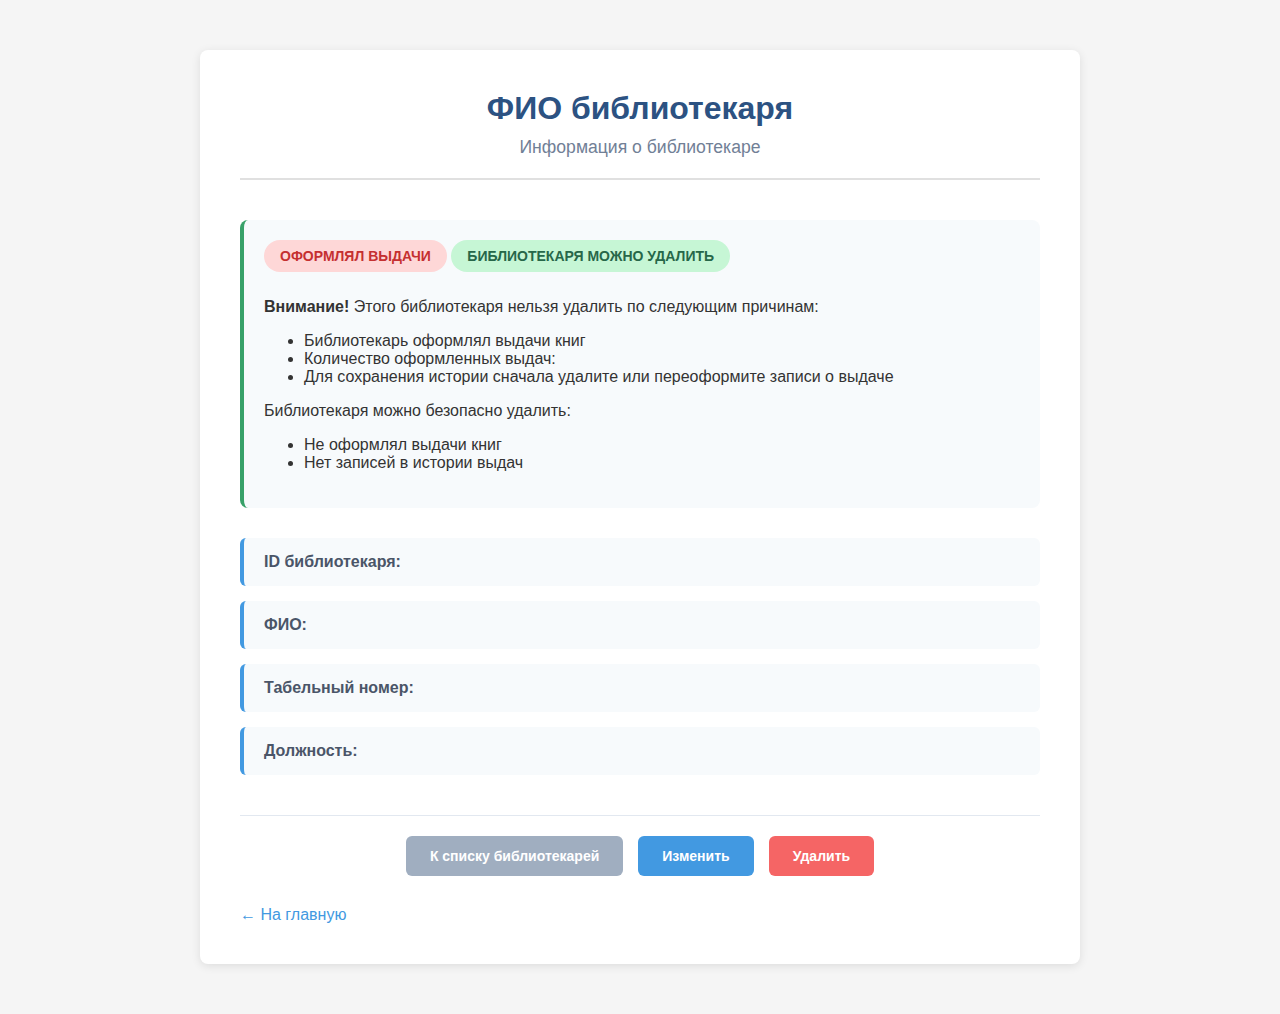
<file: src/main/resources/templates/librarians/view.html>
<!DOCTYPE html>
<html xmlns:th="http://www.thymeleaf.org">
<head>
    <meta charset="UTF-8">
    <meta name="viewport" content="width=device-width, initial-scale=1.0">
    <title th:text="${librarian.fullName}">Просмотр библиотекаря</title>
    <link rel="stylesheet" th:href="@{/css/style.css}">
    <style>
        body {
            font-family: 'Segoe UI', Arial, sans-serif;
            margin: 0;
            padding: 20px;
            background-color: #f5f5f5;
            color: #333;
        }

        .container {
            max-width: 800px;
            margin: 30px auto;
            background: white;
            padding: 40px;
            border-radius: 8px;
            box-shadow: 0 2px 10px rgba(0,0,0,0.1);
        }

        .librarian-header {
            text-align: center;
            margin-bottom: 40px;
            padding-bottom: 20px;
            border-bottom: 2px solid #e0e0e0;
        }

        .librarian-header h1 {
            color: #2c5282;
            margin: 0 0 10px 0;
            font-size: 2em;
        }

        .librarian-header p {
            color: #718096;
            margin: 0;
            font-size: 1.1em;
        }

        .librarian-details {
            display: grid;
            gap: 15px;
            margin-bottom: 40px;
        }

        .detail-item {
            display: flex;
            padding: 15px 20px;
            background: #f7fafc;
            border-radius: 6px;
            border-left: 4px solid #4299e1;
        }

        .detail-label {
            font-weight: 600;
            color: #4a5568;
            min-width: 180px;
        }

        .detail-value {
            color: #2d3748;
            flex: 1;
        }

        .action-buttons {
            display: flex;
            gap: 15px;
            justify-content: center;
            margin-top: 30px;
            padding-top: 20px;
            border-top: 1px solid #e2e8f0;
        }

        .btn {
            padding: 12px 24px;
            border: none;
            border-radius: 6px;
            cursor: pointer;
            font-weight: 600;
            font-size: 14px;
            transition: all 0.2s;
            text-decoration: none;
            display: inline-flex;
            align-items: center;
            justify-content: center;
            gap: 8px;
        }

        .btn-primary {
            background-color: #4299e1;
            color: white;
        }

        .btn-primary:hover {
            background-color: #3182ce;
        }

        .btn-secondary {
            background-color: #a0aec0;
            color: white;
        }

        .btn-secondary:hover {
            background-color: #718096;
        }

        .btn-danger {
            background-color: #f56565;
            color: white;
        }

        .btn-danger:hover {
            background-color: #e53e3e;
        }

        .back-link {
            display: inline-flex;
            align-items: center;
            gap: 8px;
            margin-top: 30px;
            color: #4299e1;
            text-decoration: none;
            font-weight: 500;
        }

        .back-link:hover {
            text-decoration: underline;
        }

        .status-card {
            background: #f7fafc;
            padding: 20px;
            border-radius: 8px;
            margin-bottom: 30px;
            border-left: 4px solid #38a169;
        }

        .status-warning {
            border-left-color: #e53e3e;
            background-color: #fed7d7;
        }

        .status-info {
            border-left-color: #4299e1;
            background-color: #bee3f8;
        }

        .status-badge {
            padding: 8px 16px;
            border-radius: 20px;
            font-size: 14px;
            font-weight: 600;
            display: inline-block;
            margin-bottom: 10px;
        }

        .status-active {
            background-color: #fed7d7;
            color: #c53030;
        }

        .status-available {
            background-color: #c6f6d5;
            color: #276749;
        }

        @media (max-width: 768px) {
            .container {
                padding: 20px;
                margin: 10px;
            }

            .detail-item {
                flex-direction: column;
                gap: 5px;
            }

            .detail-label {
                min-width: auto;
            }

            .action-buttons {
                flex-direction: column;
            }

            .btn {
                width: 100%;
            }
        }
    </style>
</head>
<body>
<div class="container">
    <div class="librarian-header">
        <h1 th:text="${librarian.fullName}">ФИО библиотекаря</h1>
        <p>Информация о библиотекаре</p>
    </div>

    <div class="status-card" th:classappend="${!canDelete} ? 'status-warning' : 'status-info'">
        <div th:if="${!canDelete}" class="status-badge status-active">
            ОФОРМЛЯЛ ВЫДАЧИ
        </div>

        <div th:if="${canDelete}" class="status-badge status-available">
            БИБЛИОТЕКАРЯ МОЖНО УДАЛИТЬ
        </div>

        <div th:if="${!canDelete}">
            <p><strong>Внимание!</strong> Этого библиотекаря нельзя удалить по следующим причинам:</p>
            <ul th:if="${librarianLoans != null and !librarianLoans.isEmpty()}">
                <li>Библиотекарь оформлял выдачи книг</li>
                <li>Количество оформленных выдач: <strong th:text="${librarianLoans.size()}"></strong></li>
                <li>Для сохранения истории сначала удалите или переоформите записи о выдаче</li>
            </ul>
        </div>

        <div th:if="${canDelete}">
            <p>Библиотекаря можно безопасно удалить:</p>
            <ul>
                <li>Не оформлял выдачи книг</li>
                <li>Нет записей в истории выдач</li>
            </ul>
        </div>
    </div>

    <div class="librarian-details">
        <div class="detail-item">
            <span class="detail-label">ID библиотекаря:</span>
            <span class="detail-value" th:text="${librarian.librarianId}"></span>
        </div>

        <div class="detail-item">
            <span class="detail-label">ФИО:</span>
            <span class="detail-value" th:text="${librarian.fullName}"></span>
        </div>

        <div class="detail-item">
            <span class="detail-label">Табельный номер:</span>
            <span class="detail-value" th:text="${librarian.librarianNumber}"></span>
        </div>

        <div class="detail-item">
            <span class="detail-label">Должность:</span>
            <span class="detail-value" th:text="${librarian.position}"></span>
        </div>
    </div>

    <div class="action-buttons">
        <a th:href="@{/librarians}" class="btn btn-secondary">К списку библиотекарей</a>
        <a th:href="@{/librarians/edit/{id}(id=${librarian.librarianId})}" class="btn btn-primary">Изменить</a>
        <a th:href="@{/librarians/delete/{id}(id=${librarian.librarianId})}"
           class="btn btn-danger"
           th:classappend="${!canDelete} ? 'btn-disabled' : ''"
           th:onclick="return ${canDelete} ? confirm('Вы уверены, что хотите удалить библиотекаря «' + ${librarian.fullName} + '»?') : false">
            Удалить
        </a>
    </div>

    <a th:href="@{/}" class="back-link">← На главную</a>
</div>

<script>
    document.addEventListener('DOMContentLoaded', function() {
        const deleteBtn = document.querySelector('.btn-danger.btn-disabled');
        if (deleteBtn) {
            deleteBtn.addEventListener('click', function(e) {
                e.preventDefault();
                alert('Невозможно удалить библиотекаря, так как он оформлял выдачи книг. Перейдите в раздел "Выдачи" для управления.');
                return false;
            });
        }
    });
</script>
</body>
</html>
</file>
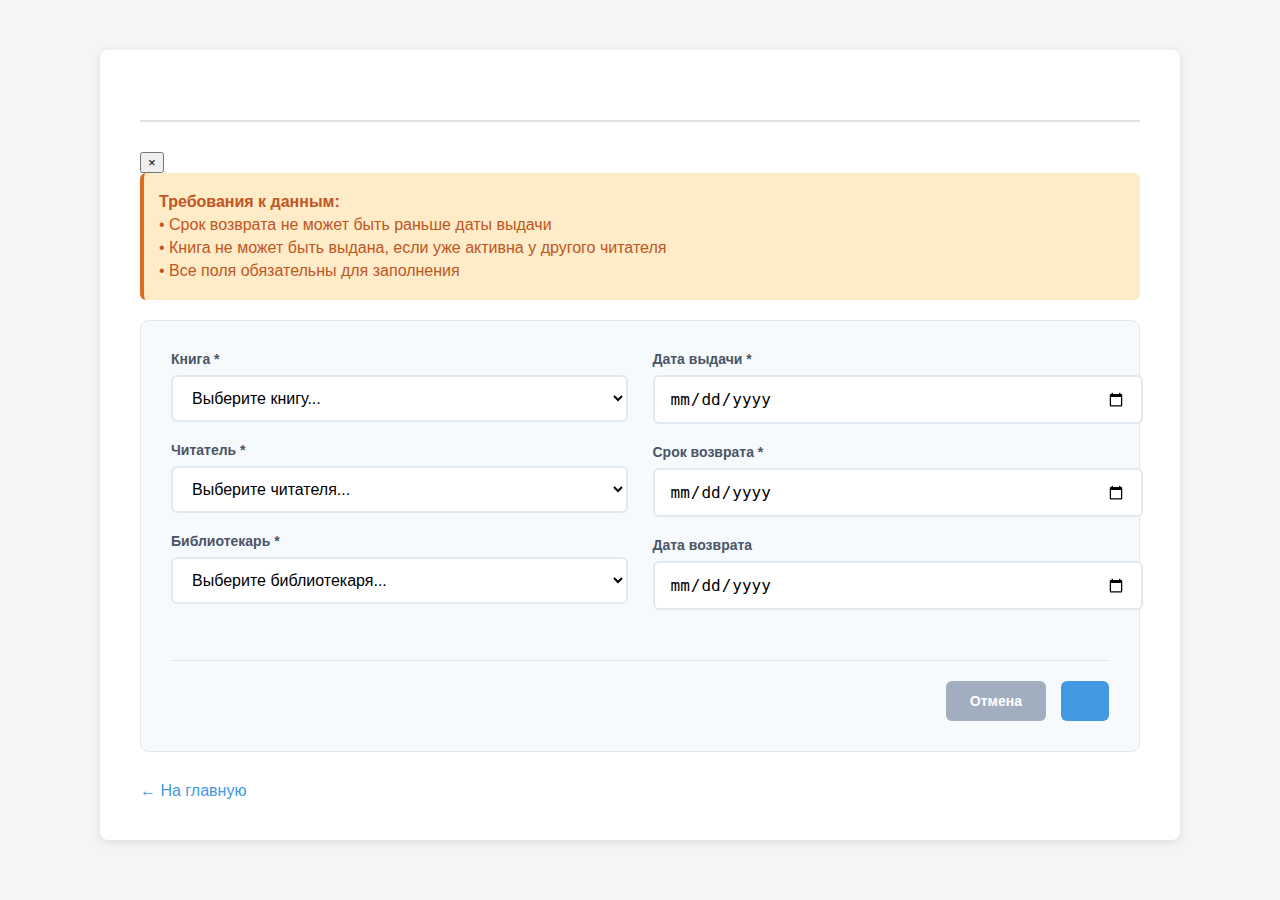
<file: src/main/resources/templates/loans/form.html>
<!DOCTYPE html>
<html xmlns:th="http://www.thymeleaf.org">
<head>
    <meta charset="UTF-8">
    <meta name="viewport" content="width=device-width, initial-scale=1.0">
    <title th:text="${loan.loanId == null} ? 'Оформить выдачу' : 'Изменить выдачу'">Форма выдачи книги</title>
    <link rel="stylesheet" th:href="@{/css/style.css}">
    <style>
        body {
            font-family: 'Segoe UI', Arial, sans-serif;
            margin: 0;
            padding: 20px;
            background-color: #f5f5f5;
            color: #333;
        }

        .container {
            max-width: 1000px;
            margin: 30px auto;
            background: white;
            padding: 40px;
            border-radius: 8px;
            box-shadow: 0 2px 10px rgba(0,0,0,0.1);
        }

        .form-header {
            text-align: center;
            margin-bottom: 30px;
            padding-bottom: 20px;
            border-bottom: 2px solid #e0e0e0;
        }

        .form-header h1 {
            color: #2c5282;
            margin: 0 0 10px 0;
            font-size: 2em;
        }

        .form-header p {
            color: #718096;
            margin: 0;
        }

        .form-card {
            background: #f7fafc;
            padding: 30px;
            border-radius: 8px;
            border: 1px solid #e2e8f0;
        }

        .form-grid {
            display: grid;
            grid-template-columns: repeat(auto-fit, minmax(300px, 1fr));
            gap: 25px;
            margin-bottom: 30px;
        }

        .form-group {
            margin-bottom: 20px;
        }

        .form-group label {
            display: block;
            margin-bottom: 8px;
            font-weight: 600;
            color: #4a5568;
            font-size: 14px;
        }

        .form-group select,
        .form-group input {
            width: 100%;
            padding: 12px 15px;
            border: 2px solid #e2e8f0;
            border-radius: 6px;
            font-size: 16px;
            transition: all 0.2s;
            background: white;
        }

        .form-group select:focus,
        .form-group input:focus {
            border-color: #4299e1;
            outline: none;
            box-shadow: 0 0 0 3px rgba(66, 153, 225, 0.2);
        }

        .form-group select.error,
        .form-group input.error {
            border-color: #f56565;
        }

        .error-message {
            color: #e53e3e;
            font-size: 14px;
            margin-top: 5px;
            display: block;
        }

        .form-actions {
            display: flex;
            justify-content: flex-end;
            gap: 15px;
            margin-top: 30px;
            padding-top: 20px;
            border-top: 1px solid #e2e8f0;
        }

        .btn {
            padding: 12px 24px;
            border: none;
            border-radius: 6px;
            cursor: pointer;
            font-weight: 600;
            font-size: 14px;
            transition: all 0.2s;
            text-decoration: none;
            display: inline-flex;
            align-items: center;
            justify-content: center;
            gap: 8px;
        }

        .btn-primary {
            background-color: #4299e1;
            color: white;
        }

        .btn-primary:hover {
            background-color: #3182ce;
        }

        .btn-secondary {
            background-color: #a0aec0;
            color: white;
        }

        .btn-secondary:hover {
            background-color: #718096;
        }

        .back-link {
            display: inline-flex;
            align-items: center;
            gap: 8px;
            margin-top: 30px;
            color: #4299e1;
            text-decoration: none;
            font-weight: 500;
        }

        .back-link:hover {
            text-decoration: underline;
        }

        .validation-info {
            background: #feebc8;
            padding: 15px;
            border-radius: 6px;
            margin-bottom: 20px;
            border-left: 4px solid #dd6b20;
        }

        .validation-info p {
            margin: 5px 0;
            color: #c05621;
        }

        @media (max-width: 768px) {
            .container {
                padding: 20px;
                margin: 10px;
            }

            .form-card {
                padding: 20px;
            }

            .form-grid {
                grid-template-columns: 1fr;
            }

            .form-actions {
                flex-direction: column;
            }

            .btn {
                width: 100%;
            }
        }
    </style>
</head>
<body>
<div class="container">
    <div class="form-header">
        <h1 th:text="${loan.loanId == null} ? ' Оформить выдачу книги' : ' Изменить выдачу книги'"></h1>
        <p th:text="${loan.loanId == null} ? 'Заполните информацию о выдаче книги' : 'Измените информацию о выдаче книги'"></p>
    </div>

    <div th:if="${errorMessage}" class="alert alert-danger alert-dismissible fade show" role="alert">
        <span th:text="${errorMessage}"></span>
        <button type="button" class="btn-close" onclick="this.parentElement.style.display='none'">×</button>
    </div>

    <div class="validation-info">
        <p><strong>Требования к данным:</strong></p>
        <p>• Срок возврата не может быть раньше даты выдачи</p>
        <p>• Книга не может быть выдана, если уже активна у другого читателя</p>
        <p>• Все поля обязательны для заполнения</p>
    </div>

    <div class="form-card">
        <form th:action="@{/loans/save}" th:object="${loan}" method="post" id="loanForm">
            <div class="form-grid">
                <div>
                    <div class="form-group">
                        <label for="book.bookId">Книга *</label>
                        <select id="book.bookId" th:field="*{book.bookId}"
                                th:classappend="${#fields.hasErrors('book')} ? 'error' : ''" required>
                            <option value="">Выберите книгу...</option>
                            <option th:each="book : ${books}"
                                    th:value="${book.bookId}"
                                    th:text="${book.title + ' (' + book.author + ')'}">
                            </option>
                        </select>
                        <span th:if="${#fields.hasErrors('book')}"
                              class="error-message" th:errors="*{book}"></span>
                    </div>

                    <div class="form-group">
                        <label for="reader.readerId">Читатель *</label>
                        <select id="reader.readerId" th:field="*{reader.readerId}"
                                th:classappend="${#fields.hasErrors('reader')} ? 'error' : ''" required>
                            <option value="">Выберите читателя...</option>
                            <option th:each="reader : ${readers}"
                                    th:value="${reader.readerId}"
                                    th:text="${reader.fullName + ' (№' + reader.ticketNumber + ')'}">
                            </option>
                        </select>
                        <span th:if="${#fields.hasErrors('reader')}"
                              class="error-message" th:errors="*{reader}"></span>
                    </div>

                    <div class="form-group">
                        <label for="librarian.librarianId">Библиотекарь *</label>
                        <select id="librarian.librarianId" th:field="*{librarian.librarianId}"
                                th:classappend="${#fields.hasErrors('librarian')} ? 'error' : ''" required>
                            <option value="">Выберите библиотекаря...</option>
                            <option th:each="librarian : ${librarians}"
                                    th:value="${librarian.librarianId}"
                                    th:text="${librarian.fullName + ' (' + librarian.position + ')'}">
                            </option>
                        </select>
                        <span th:if="${#fields.hasErrors('librarian')}"
                              class="error-message" th:errors="*{librarian}"></span>
                    </div>
                </div>

                <div>
                    <div class="form-group">
                        <label for="loanDate">Дата выдачи *</label>
                        <input type="date" id="loanDate" th:field="*{loanDate}"
                               th:classappend="${#fields.hasErrors('loanDate')} ? 'error' : ''" required>
                        <span th:if="${#fields.hasErrors('loanDate')}"
                              class="error-message" th:errors="*{loanDate}"></span>
                    </div>

                    <div class="form-group">
                        <label for="dueDate">Срок возврата *</label>
                        <input type="date" id="dueDate" th:field="*{dueDate}"
                               th:classappend="${#fields.hasErrors('dueDate')} ? 'error' : ''" required>
                        <span th:if="${#fields.hasErrors('dueDate')}"
                              class="error-message" th:errors="*{dueDate}"></span>
                    </div>

                    <div class="form-group">
                        <label for="returnDate">Дата возврата</label>
                        <input type="date" id="returnDate" th:field="*{returnDate}"
                               th:classappend="${#fields.hasErrors('returnDate')} ? 'error' : ''">
                        <span th:if="${#fields.hasErrors('returnDate')}"
                              class="error-message" th:errors="*{returnDate}"></span>
                    </div>
                </div>
            </div>

            <div class="form-actions">
                <a th:href="@{/loans}" class="btn btn-secondary">Отмена</a>
                <button type="submit" class="btn btn-primary">
                    <span th:text="${loan.loanId == null} ? 'Оформить выдачу' : 'Сохранить изменения'"></span>
                </button>
            </div>
        </form>
    </div>

    <a th:href="@{/}" class="back-link">← На главную</a>
</div>

<script>
    document.getElementById('loanForm').addEventListener('submit', function(e) {
        const bookId = document.getElementById('book.bookId').value;
        const readerId = document.getElementById('reader.readerId').value;
        const librarianId = document.getElementById('librarian.librarianId').value;
        const loanDate = document.getElementById('loanDate').value;
        const dueDate = document.getElementById('dueDate').value;
        const returnDate = document.getElementById('returnDate').value;

        let errors = [];

        if (!bookId) {
            errors.push('Книга обязательна');
        }

        if (!readerId) {
            errors.push('Читатель обязателен');
        }

        if (!librarianId) {
            errors.push('Библиотекарь обязателен');
        }

        if (!loanDate) {
            errors.push('Дата выдачи обязательна');
        }

        if (!dueDate) {
            errors.push('Срок возврата обязателен');
        }

        if (loanDate && dueDate) {
            const loanDateObj = new Date(loanDate);
            const dueDateObj = new Date(dueDate);

            if (dueDateObj < loanDateObj) {
                errors.push('Срок возврата не может быть раньше даты выдачи');
            }
        }

        if (returnDate && loanDate) {
            const returnDateObj = new Date(returnDate);
            const loanDateObj = new Date(loanDate);

            if (returnDateObj < loanDateObj) {
                errors.push('Дата возврата не может быть раньше даты выдачи');
            }
        }

        if (errors.length > 0) {
            e.preventDefault();
            alert('Ошибки в форме:\n\n' + errors.join('\n'));
        }
    });

    document.getElementById('loanDate').addEventListener('change', function() {
        const loanDate = this.value;
        const dueDateInput = document.getElementById('dueDate');
        const returnDateInput = document.getElementById('returnDate');

        if (loanDate) {
            dueDateInput.min = loanDate;
            returnDateInput.min = loanDate;

            if (returnDateInput.value && returnDateInput.value < loanDate) {
                returnDateInput.value = '';
            }

            if (!dueDateInput.value || dueDateInput.value < loanDate) {
                const dueDate = new Date(loanDate);
                dueDate.setDate(dueDate.getDate() + 14);
                dueDateInput.value = dueDate.toISOString().split('T')[0];
            }
        }
    });
</script>
</body>
</html>
</file>
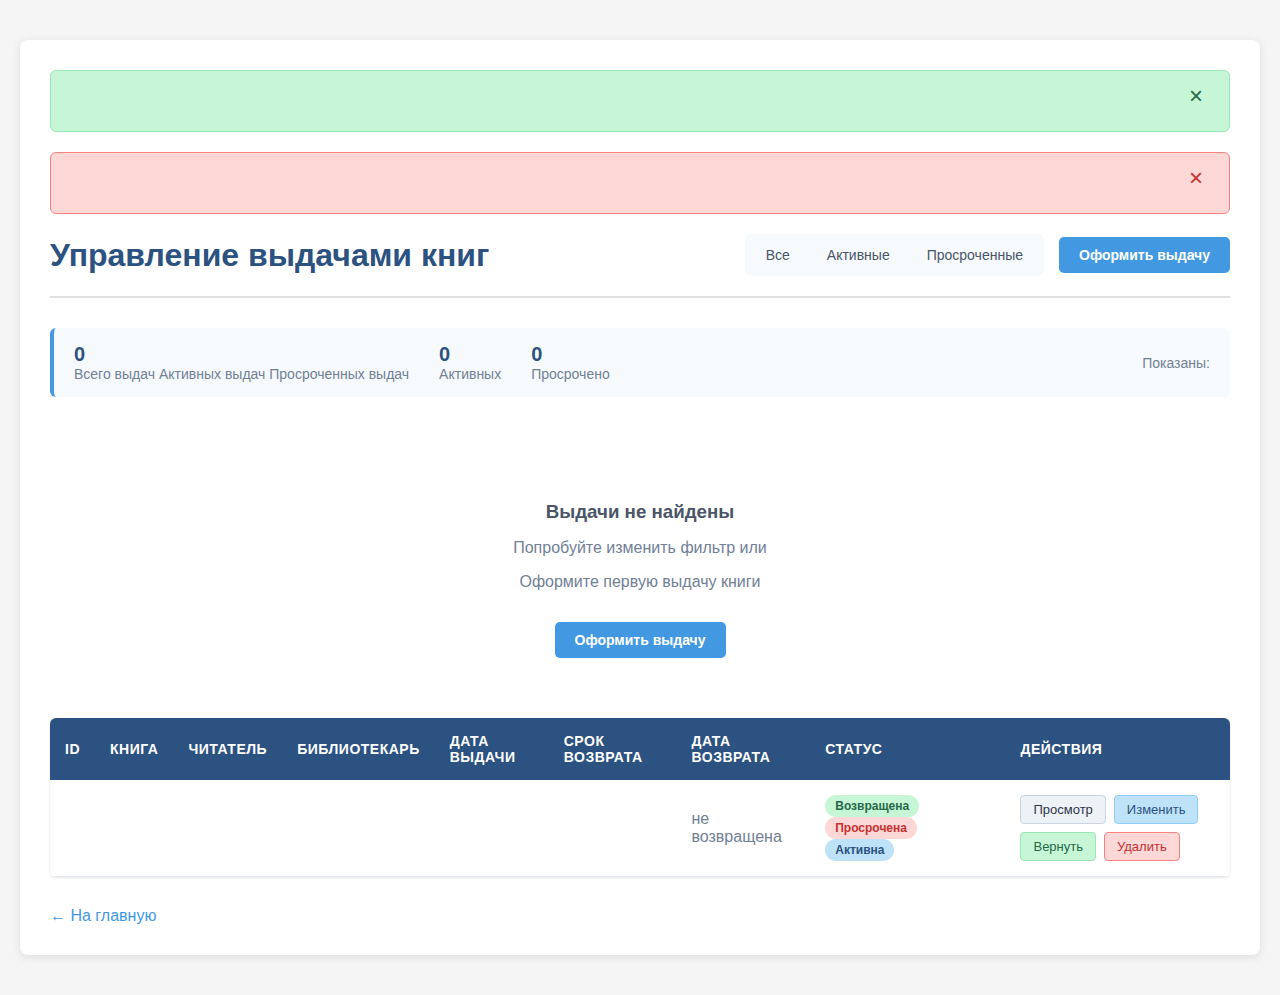
<file: src/main/resources/templates/loans/list.html>
<!DOCTYPE html>
<html xmlns:th="http://www.thymeleaf.org">
<head>
    <meta charset="UTF-8">
    <meta name="viewport" content="width=device-width, initial-scale=1.0">
    <title>Выдачи книг - Библиотечная система</title>
    <link rel="stylesheet" th:href="@{/css/style.css}">
    <style>
        body {
            font-family: 'Segoe UI', Arial, sans-serif;
            margin: 0;
            padding: 20px;
            background-color: #f5f5f5;
            color: #333;
        }

        .container {
            max-width: 1600px;
            margin: 20px auto;
            background: white;
            padding: 30px;
            border-radius: 8px;
            box-shadow: 0 2px 10px rgba(0,0,0,0.1);
        }

        .page-header {
            display: flex;
            justify-content: space-between;
            align-items: center;
            margin-bottom: 30px;
            padding-bottom: 20px;
            border-bottom: 2px solid #e0e0e0;
            flex-wrap: wrap;
            gap: 20px;
        }

        h1 {
            color: #2c5282;
            margin: 0;
            font-size: 2em;
        }

        .controls {
            display: flex;
            gap: 15px;
            align-items: center;
            flex-wrap: wrap;
        }

        .filter-tabs {
            display: flex;
            gap: 5px;
            background: #f7fafc;
            padding: 5px;
            border-radius: 6px;
        }

        .filter-tab {
            padding: 8px 16px;
            border: none;
            border-radius: 4px;
            cursor: pointer;
            font-weight: 500;
            font-size: 14px;
            background: transparent;
            color: #4a5568;
            text-decoration: none;
            transition: all 0.2s;
        }

        .filter-tab:hover {
            background: #e2e8f0;
        }

        .filter-tab.active {
            background: #4299e1;
            color: white;
        }

        .btn {
            padding: 10px 20px;
            border: none;
            border-radius: 5px;
            cursor: pointer;
            font-weight: 600;
            font-size: 14px;
            transition: all 0.2s;
            text-decoration: none;
            display: inline-flex;
            align-items: center;
            justify-content: center;
            gap: 8px;
        }

        .btn-primary {
            background-color: #4299e1;
            color: white;
        }

        .btn-primary:hover {
            background-color: #3182ce;
        }

        .btn-secondary {
            background-color: #718096;
            color: white;
        }

        .btn-secondary:hover {
            background-color: #4a5568;
        }

        .btn-success {
            background-color: #38a169;
            color: white;
        }

        .btn-success:hover {
            background-color: #2f855a;
        }

        .btn-danger {
            background-color: #f56565;
            color: white;
        }

        .btn-danger:hover {
            background-color: #e53e3e;
        }

        .stats-bar {
            background: #f7fafc;
            padding: 15px 20px;
            border-radius: 6px;
            margin-bottom: 25px;
            font-size: 16px;
            color: #4a5568;
            border-left: 4px solid #4299e1;
            display: flex;
            justify-content: space-between;
            align-items: center;
            flex-wrap: wrap;
            gap: 20px;
        }

        .stats-items {
            display: flex;
            gap: 30px;
            flex-wrap: wrap;
        }

        .stat-item {
            display: flex;
            flex-direction: column;
        }

        .stat-value {
            font-size: 20px;
            font-weight: 700;
            color: #2c5282;
        }

        .stat-label {
            font-size: 14px;
            color: #718096;
        }

        .loans-table {
            width: 100%;
            border-collapse: collapse;
            background: white;
            border-radius: 6px;
            overflow: hidden;
            box-shadow: 0 1px 3px rgba(0,0,0,0.1);
        }

        .loans-table thead {
            background-color: #2c5282;
            color: white;
        }

        .loans-table th {
            padding: 15px;
            text-align: left;
            font-weight: 600;
            font-size: 14px;
            text-transform: uppercase;
            letter-spacing: 0.5px;
        }

        .loans-table td {
            padding: 15px;
            border-bottom: 1px solid #e2e8f0;
        }

        .loans-table tbody tr:hover {
            background-color: #f7fafc;
        }

        .status-badge {
            padding: 4px 10px;
            border-radius: 12px;
            font-size: 12px;
            font-weight: 600;
            display: inline-block;
        }

        .status-active {
            background-color: #bee3f8;
            color: #2c5282;
        }

        .status-overdue {
            background-color: #fed7d7;
            color: #c53030;
        }

        .status-returned {
            background-color: #c6f6d5;
            color: #276749;
        }

        .actions {
            display: flex;
            gap: 8px;
            flex-wrap: wrap;
        }

        .action-btn {
            padding: 6px 12px;
            border-radius: 4px;
            font-size: 13px;
            text-decoration: none;
            font-weight: 500;
            transition: all 0.2s;
            border: 1px solid transparent;
        }

        .view-btn {
            background-color: #edf2f7;
            color: #2d3748;
            border-color: #cbd5e0;
        }

        .view-btn:hover {
            background-color: #e2e8f0;
        }

        .edit-btn {
            background-color: #bee3f8;
            color: #2c5282;
            border-color: #90cdf4;
        }

        .edit-btn:hover {
            background-color: #90cdf4;
        }

        .return-btn {
            background-color: #c6f6d5;
            color: #276749;
            border-color: #9ae6b4;
        }

        .return-btn:hover {
            background-color: #9ae6b4;
        }

        .delete-btn {
            background-color: #fed7d7;
            color: #c53030;
            border-color: #fc8181;
        }

        .delete-btn:hover {
            background-color: #fc8181;
            color: white;
        }

        .empty-state {
            text-align: center;
            padding: 60px 20px;
            color: #718096;
        }

        .empty-state h3 {
            color: #4a5568;
            margin-bottom: 10px;
        }

        .back-link {
            display: inline-flex;
            align-items: center;
            gap: 8px;
            margin-top: 30px;
            color: #4299e1;
            text-decoration: none;
            font-weight: 500;
        }

        .back-link:hover {
            text-decoration: underline;
        }

        .alert {
            padding: 15px 20px;
            border-radius: 6px;
            margin-bottom: 20px;
            display: flex;
            align-items: center;
            justify-content: space-between;
        }

        .alert-success {
            background-color: #c6f6d5;
            color: #276749;
            border: 1px solid #9ae6b4;
        }

        .alert-danger {
            background-color: #fed7d7;
            color: #c53030;
            border: 1px solid #fc8181;
        }

        .alert-warning {
            background-color: #feebc8;
            color: #c05621;
            border: 1px solid #fbd38d;
        }

        .alert-info {
            background-color: #bee3f8;
            color: #2c5282;
            border: 1px solid #90cdf4;
        }

        .alert-dismissible {
            padding-right: 45px;
        }

        .alert-dismissible .btn-close {
            position: relative;
            top: -5px;
            right: -25px;
            color: inherit;
            background: transparent;
            border: none;
            font-size: 1.5em;
            cursor: pointer;
        }

        @media (max-width: 768px) {
            .container {
                padding: 15px;
                margin: 10px;
            }

            .page-header {
                flex-direction: column;
                align-items: stretch;
            }

            .controls {
                flex-direction: column;
                align-items: stretch;
            }

            .filter-tabs {
                justify-content: center;
            }

            .stats-bar {
                flex-direction: column;
                align-items: flex-start;
            }

            .loans-table {
                display: block;
                overflow-x: auto;
            }
        }
    </style>
</head>
<body>
<div class="container">
    <div th:if="${successMessage}" class="alert alert-success alert-dismissible fade show" role="alert">
        <span th:text="${successMessage}"></span>
        <button type="button" class="btn-close" onclick="this.parentElement.style.display='none'">×</button>
    </div>

    <div th:if="${errorMessage}" class="alert alert-danger alert-dismissible fade show" role="alert">
        <span th:text="${errorMessage}"></span>
        <button type="button" class="btn-close" onclick="this.parentElement.style.display='none'">×</button>
    </div>

    <div class="page-header">
        <h1> Управление выдачами книг</h1>
        <div class="controls">
            <div class="filter-tabs">
                <a th:href="@{/loans}"
                   th:class="${filter == null} ? 'filter-tab active' : 'filter-tab'"
                   class="filter-tab">Все</a>
                <a th:href="@{/loans(filter='active')}"
                   th:class="${filter == 'active'} ? 'filter-tab active' : 'filter-tab'"
                   class="filter-tab">Активные</a>
                <a th:href="@{/loans(filter='overdue')}"
                   th:class="${filter == 'overdue'} ? 'filter-tab active' : 'filter-tab'"
                   class="filter-tab">Просроченные</a>
            </div>
            <a th:href="@{/loans/new}" class="btn btn-primary">Оформить выдачу</a>
        </div>
    </div>

    <div class="stats-bar">
        <div class="stats-items">
            <div class="stat-item">
                <span class="stat-value" th:text="${#lists.size(loans)}">0</span>
                <span class="stat-label">
                    <span th:if="${filter == null}">Всего выдач</span>
                    <span th:if="${filter == 'active'}">Активных выдач</span>
                    <span th:if="${filter == 'overdue'}">Просроченных выдач</span>
                </span>
            </div>
            <div class="stat-item">
                <span class="stat-value"
                      th:text="${filter == 'active' ? #lists.size(loans) :
                            filter == 'overdue' ? 0 :
                            #lists.size(loans.?[returnDate == null])}">0</span>
                <span class="stat-label">Активных</span>
            </div>
            <div class="stat-item">
                <span class="stat-value"
                      th:text="${filter == 'overdue' ? #lists.size(loans) :
                            filter == 'active' ? 0 :
                            #lists.size(loans.?[returnDate == null and T(java.time.LocalDate).now().isAfter(dueDate)])}">0</span>
                <span class="stat-label">Просрочено</span>
            </div>
        </div>
        <div th:if="${filter}">
            <span class="stat-label">
                Показаны:
                <strong th:text="${filter == 'active' ? 'активные выдачи' : 'просроченные выдачи'}"></strong>
            </span>
        </div>
    </div>

    <div th:if="${#lists.isEmpty(loans)}" class="empty-state">
        <h3>Выдачи не найдены</h3>
        <p th:if="${filter}">Попробуйте изменить фильтр или</p>
        <p>Оформите первую выдачу книги</p>
        <a th:href="@{/loans/new}" class="btn btn-primary" style="margin-top: 15px;">
            Оформить выдачу
        </a>
    </div>

    <table th:unless="${#lists.isEmpty(loans)}" class="loans-table">
        <thead>
        <tr>
            <th>ID</th>
            <th>КНИГА</th>
            <th>ЧИТАТЕЛЬ</th>
            <th>БИБЛИОТЕКАРЬ</th>
            <th>ДАТА ВЫДАЧИ</th>
            <th>СРОК ВОЗВРАТА</th>
            <th>ДАТА ВОЗВРАТА</th>
            <th>СТАТУС</th>
            <th>ДЕЙСТВИЯ</th>
        </tr>
        </thead>
        <tbody>
        <tr th:each="loan : ${loans}">
            <td th:text="${loan.loanId}"></td>
            <td th:text="${loan.book != null ? loan.book.title : 'Нет данных'}"></td>
            <td th:text="${loan.reader != null ? loan.reader.fullName : 'Нет данных'}"></td>
            <td th:text="${loan.librarian != null ? loan.librarian.fullName : 'Нет данных'}"></td>
            <td th:text="${loan.loanDate}"></td>
            <td th:text="${loan.dueDate}"></td>
            <td>
                <span th:if="${loan.returnDate != null}" th:text="${loan.returnDate}"></span>
                <span th:if="${loan.returnDate == null}" style="color: #718096;">не возвращена</span>
            </td>
            <td>
                <span th:if="${loan.returnDate != null}" class="status-badge status-returned">Возвращена</span>
                <span th:if="${loan.returnDate == null}">
                    <span th:if="${loan.dueDate != null and loan.dueDate.isBefore(today)}"
                          class="status-badge status-overdue">
                        Просрочена
                    </span>
                    <span th:if="${loan.dueDate != null and !loan.dueDate.isBefore(today)}"
                          class="status-badge status-active">
                        Активна
                    </span>
                </span>
            </td>
            <td>
                <div class="actions">
                    <a th:href="@{'/loans/view/' + ${loan.loanId}}"
                       class="action-btn view-btn">Просмотр</a>
                    <a th:href="@{'/loans/edit/' + ${loan.loanId}}"
                       class="action-btn edit-btn">Изменить</a>
                    <a th:if="${loan.returnDate == null}"
                       th:href="@{'/loans/return/' + ${loan.loanId}}"
                       class="action-btn return-btn"
                       th:onclick="'return confirm(\'Отметить книгу \\'' + (${loan.book != null ? loan.book.title : 'книгу'}) + '\\' как возвращенную?\')'">
                        Вернуть
                    </a>
                    <a th:href="@{'/loans/delete/' + ${loan.loanId}}"
                       class="action-btn delete-btn"
                       onclick="return checkLoanDelete(this, ${loan.loanId}, '${loan.book != null ? loan.book.title : 'книга'}')">
                        Удалить
                    </a>
                </div>
            </td>
        </tr>
        </tbody>
    </table>

    <a th:href="@{/}" class="back-link">← На главную</a>
</div>


<script>
    function checkLoanDelete(link, loanId, bookTitle) {
        if (!confirm('Вы уверены, что хотите удалить запись о выдаче книги «' + bookTitle + '»?')) {
            return false;
        }

        fetch('/loans/check-delete/' + loanId)
            .then(response => response.text())
            .then(data => {
                if (data.startsWith('OK')) {
                    window.location.href = link.href;
                } else {
                    alert(data.replace('ERROR: ', ''));
                }
            })
            .catch(error => {
                console.error('Ошибка проверки:', error);
                if (confirm('Не удалось проверить возможность удаления. Все равно удалить запись о выдаче книги «' + bookTitle + '»?')) {
                    window.location.href = link.href;
                }
            });

        return false;
    }
</script>
</body>
</html>
</file>
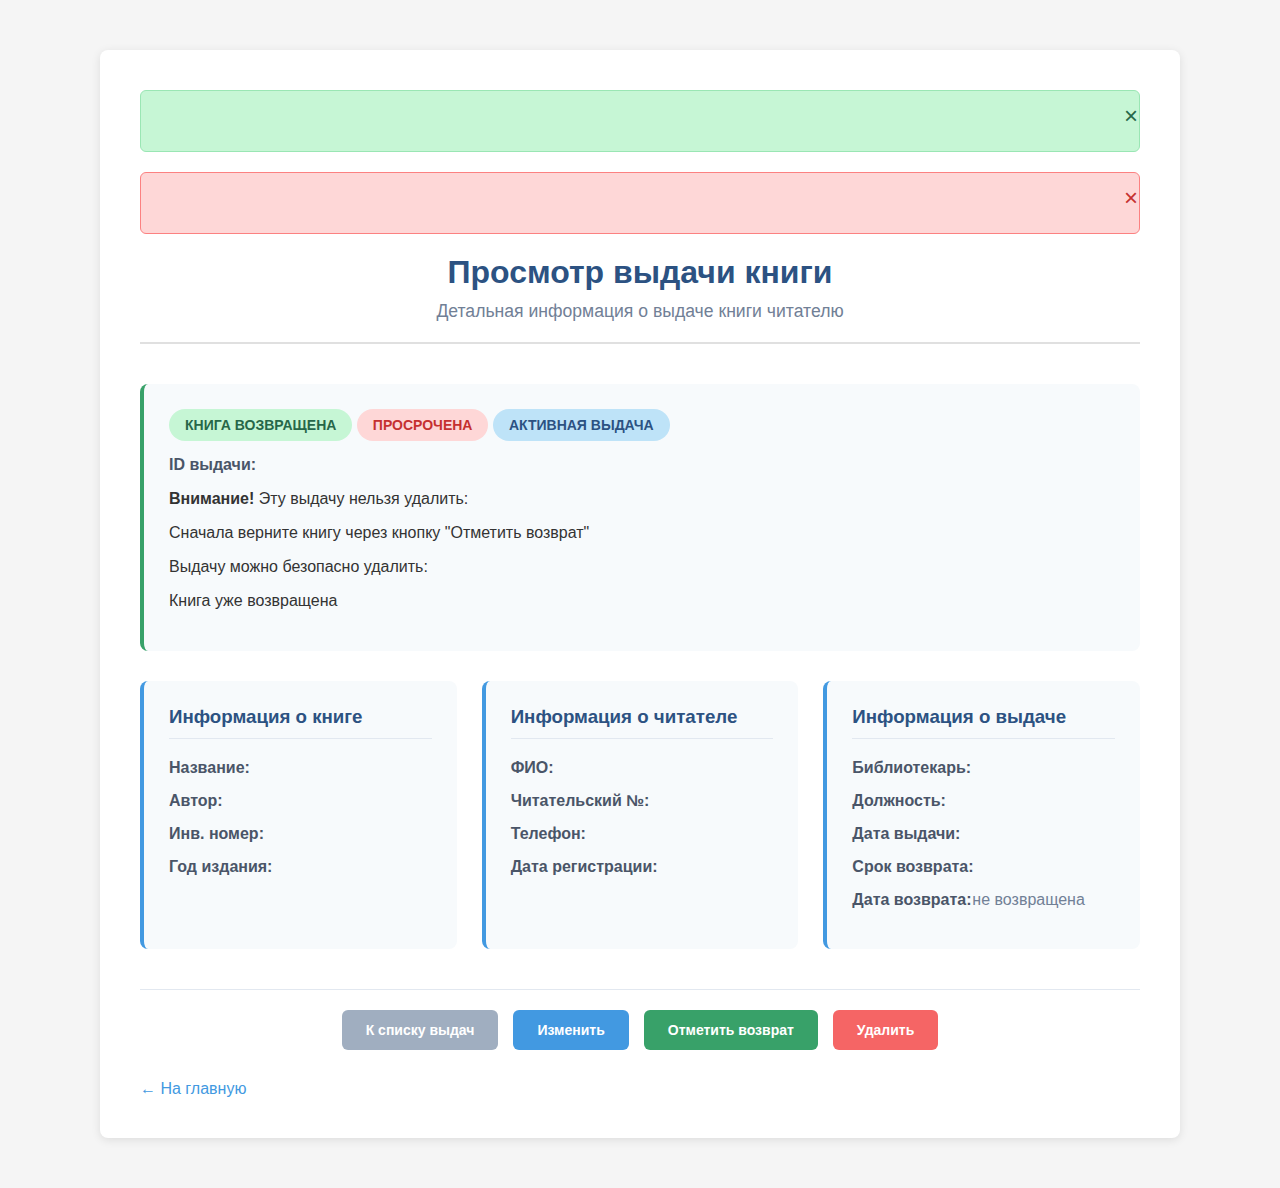
<file: src/main/resources/templates/loans/view.html>
<!DOCTYPE html>
<html xmlns:th="http://www.thymeleaf.org">
<head>
    <meta charset="UTF-8">
    <meta name="viewport" content="width=device-width, initial-scale=1.0">
    <title>Просмотр выдачи книги</title>
    <link rel="stylesheet" th:href="@{/css/style.css}">
    <style>
        body {
            font-family: 'Segoe UI', Arial, sans-serif;
            margin: 0;
            padding: 20px;
            background-color: #f5f5f5;
            color: #333;
        }

        .container {
            max-width: 1000px;
            margin: 30px auto;
            background: white;
            padding: 40px;
            border-radius: 8px;
            box-shadow: 0 2px 10px rgba(0,0,0,0.1);
        }

        .loan-header {
            text-align: center;
            margin-bottom: 40px;
            padding-bottom: 20px;
            border-bottom: 2px solid #e0e0e0;
        }

        .loan-header h1 {
            color: #2c5282;
            margin: 0 0 10px 0;
            font-size: 2em;
        }

        .loan-header p {
            color: #718096;
            margin: 0;
            font-size: 1.1em;
        }

        .loan-grid {
            display: grid;
            grid-template-columns: repeat(auto-fit, minmax(300px, 1fr));
            gap: 25px;
            margin-bottom: 40px;
        }

        .detail-card {
            background: #f7fafc;
            padding: 25px;
            border-radius: 8px;
            border-left: 4px solid #4299e1;
        }

        .detail-card h3 {
            color: #2c5282;
            margin-top: 0;
            margin-bottom: 20px;
            padding-bottom: 10px;
            border-bottom: 1px solid #e2e8f0;
        }

        .detail-item {
            margin-bottom: 15px;
            display: flex;
        }

        .detail-label {
            font-weight: 600;
            color: #4a5568;
            min-width: 120px;
        }

        .detail-value {
            color: #2d3748;
            flex: 1;
        }

        .status-info {
            background: #f7fafc;
            padding: 25px;
            border-radius: 8px;
            margin-bottom: 30px;
            border-left: 4px solid #38a169;
        }

        .status-badge {
            padding: 8px 16px;
            border-radius: 20px;
            font-size: 14px;
            font-weight: 600;
            display: inline-block;
            margin-bottom: 15px;
        }

        .status-active {
            background-color: #bee3f8;
            color: #2c5282;
        }

        .status-overdue {
            background-color: #fed7d7;
            color: #c53030;
        }

        .status-returned {
            background-color: #c6f6d5;
            color: #276749;
        }

        .action-buttons {
            display: flex;
            gap: 15px;
            justify-content: center;
            margin-top: 30px;
            padding-top: 20px;
            border-top: 1px solid #e2e8f0;
            flex-wrap: wrap;
        }

        .btn {
            padding: 12px 24px;
            border: none;
            border-radius: 6px;
            cursor: pointer;
            font-weight: 600;
            font-size: 14px;
            transition: all 0.2s;
            text-decoration: none;
            display: inline-flex;
            align-items: center;
            justify-content: center;
            gap: 8px;
        }

        .btn-primary {
            background-color: #4299e1;
            color: white;
        }

        .btn-primary:hover {
            background-color: #3182ce;
        }

        .btn-secondary {
            background-color: #a0aec0;
            color: white;
        }

        .btn-secondary:hover {
            background-color: #718096;
        }

        .btn-success {
            background-color: #38a169;
            color: white;
        }

        .btn-success:hover {
            background-color: #2f855a;
        }

        .btn-danger {
            background-color: #f56565;
            color: white;
        }

        .btn-danger:hover {
            background-color: #e53e3e;
        }

        .back-link {
            display: inline-flex;
            align-items: center;
            gap: 8px;
            margin-top: 30px;
            color: #4299e1;
            text-decoration: none;
            font-weight: 500;
        }

        .back-link:hover {
            text-decoration: underline;
        }

        .status-warning {
            border-left-color: #e53e3e;
            background-color: #fed7d7;
        }

        .status-info-card {
            border-left-color: #4299e1;
            background-color: #bee3f8;
        }

        .alert {
            padding: 15px 20px;
            border-radius: 6px;
            margin-bottom: 20px;
            display: flex;
            align-items: center;
            justify-content: space-between;
        }

        .alert-success {
            background-color: #c6f6d5;
            color: #276749;
            border: 1px solid #9ae6b4;
        }

        .alert-danger {
            background-color: #fed7d7;
            color: #c53030;
            border: 1px solid #fc8181;
        }

        .alert-dismissible .btn-close {
            position: relative;
            top: -5px;
            right: -25px;
            color: inherit;
            background: transparent;
            border: none;
            font-size: 1.5em;
            cursor: pointer;
        }

        @media (max-width: 768px) {
            .container {
                padding: 20px;
                margin: 10px;
            }

            .loan-grid {
                grid-template-columns: 1fr;
            }

            .action-buttons {
                flex-direction: column;
            }

            .btn {
                width: 100%;
            }
        }
    </style>
</head>
<body>
<div class="container">
    <div th:if="${successMessage}" class="alert alert-success alert-dismissible fade show" role="alert">
        <span th:text="${successMessage}"></span>
        <button type="button" class="btn-close" onclick="this.parentElement.style.display='none'">×</button>
    </div>

    <div th:if="${errorMessage}" class="alert alert-danger alert-dismissible fade show" role="alert">
        <span th:text="${errorMessage}"></span>
        <button type="button" class="btn-close" onclick="this.parentElement.style.display='none'">×</button>
    </div>

    <div class="loan-header">
        <h1>Просмотр выдачи книги</h1>
        <p>Детальная информация о выдаче книги читателю</p>
    </div>

    <div class="status-info" th:classappend="${!canDelete} ? 'status-warning' : 'status-info-card'">
        <div>
            <span th:if="${loan.returnDate}" class="status-badge status-returned">КНИГА ВОЗВРАЩЕНА</span>
            <span th:unless="${loan.returnDate}">
                <span th:if="${loan.dueDate != null and loan.dueDate.isBefore(today)}" class="status-badge status-overdue">
                    ПРОСРОЧЕНА
                </span>
                <span th:if="${loan.dueDate != null and !loan.dueDate.isBefore(today)}" class="status-badge status-active">
                    АКТИВНАЯ ВЫДАЧА
                </span>
            </span>
        </div>

        <div class="detail-item">
            <span class="detail-label">ID выдачи:</span>
            <span class="detail-value" th:text="${loan.loanId}"></span>
        </div>

        <div th:if="${!canDelete}">
            <p><strong>Внимание!</strong> Эту выдачу нельзя удалить:</p>
            <p>Сначала верните книгу через кнопку "Отметить возврат"</p>
        </div>

        <div th:if="${canDelete}">
            <p>Выдачу можно безопасно удалить:</p>
            <p>Книга уже возвращена</p>
        </div>
    </div>

    <div class="loan-grid">
        <div class="detail-card">
            <h3>Информация о книге</h3>
            <div class="detail-item">
                <span class="detail-label">Название:</span>
                <span class="detail-value" th:text="${loan.book?.title}"></span>
            </div>
            <div class="detail-item">
                <span class="detail-label">Автор:</span>
                <span class="detail-value" th:text="${loan.book?.author}"></span>
            </div>
            <div class="detail-item">
                <span class="detail-label">Инв. номер:</span>
                <span class="detail-value" th:text="${loan.book?.bookNumber}"></span>
            </div>
            <div class="detail-item">
                <span class="detail-label">Год издания:</span>
                <span class="detail-value" th:text="${loan.book?.publicationYear}"></span>
            </div>
        </div>

        <div class="detail-card">
            <h3>Информация о читателе</h3>
            <div class="detail-item">
                <span class="detail-label">ФИО:</span>
                <span class="detail-value" th:text="${loan.reader?.fullName}"></span>
            </div>
            <div class="detail-item">
                <span class="detail-label">Читательский №:</span>
                <span class="detail-value" th:text="${loan.reader?.ticketNumber}"></span>
            </div>
            <div class="detail-item">
                <span class="detail-label">Телефон:</span>
                <span class="detail-value" th:text="${loan.reader?.phoneNumber}"></span>
            </div>
            <div class="detail-item">
                <span class="detail-label">Дата регистрации:</span>
                <span class="detail-value" th:text="${loan.reader?.registrationDate}"></span>
            </div>
        </div>

        <div class="detail-card">
            <h3>Информация о выдаче</h3>
            <div class="detail-item">
                <span class="detail-label">Библиотекарь:</span>
                <span class="detail-value" th:text="${loan.librarian?.fullName}"></span>
            </div>
            <div class="detail-item">
                <span class="detail-label">Должность:</span>
                <span class="detail-value" th:text="${loan.librarian?.position}"></span>
            </div>
            <div class="detail-item">
                <span class="detail-label">Дата выдачи:</span>
                <span class="detail-value" th:text="${loan.loanDate}"></span>
            </div>
            <div class="detail-item">
                <span class="detail-label">Срок возврата:</span>
                <span class="detail-value" th:text="${loan.dueDate}"></span>
            </div>
            <div class="detail-item">
                <span class="detail-label">Дата возврата:</span>
                <span class="detail-value">
                    <span th:if="${loan.returnDate}" th:text="${loan.returnDate}"></span>
                    <span th:unless="${loan.returnDate}" style="color: #718096;">не возвращена</span>
                </span>
            </div>
        </div>
    </div>

    <div class="action-buttons">
        <a th:href="@{/loans}" class="btn btn-secondary">К списку выдач</a>
        <a th:href="@{/loans/edit/{id}(id=${loan.loanId})}" class="btn btn-primary">Изменить</a>
        <a th:unless="${loan.returnDate}"
           th:href="@{/loans/return/{id}(id=${loan.loanId})}"
           th:onclick="'return confirm(\'Отметить книгу «' + (${loan.book?.title} ?: 'книгу') + '» как возвращенную?\')'"
           class="btn btn-success">Отметить возврат</a>
        <a th:href="@{/loans/delete/{id}(id=${loan.loanId})}"
           class="btn btn-danger"
           th:classappend="${!canDelete} ? 'btn-disabled' : ''"
           th:onclick="${canDelete} ? 'return confirm(\'Вы уверены, что хотите удалить запись о выдаче книги «' + (${loan.book?.title} ?: 'книги') + '»?\')' : 'return false'">
            Удалить
        </a>
    </div>

    <a th:href="@{/}" class="back-link">← На главную</a>
</div>

<script>
    document.addEventListener('DOMContentLoaded', function() {
        const deleteBtn = document.querySelector('.btn-danger.btn-disabled');
        if (deleteBtn) {
            deleteBtn.addEventListener('click', function(e) {
                e.preventDefault();
                alert('Невозможно удалить активную выдачу. Сначала верните книгу через кнопку "Отметить возврат".');
                return false;
            });
        }

        const alerts = document.querySelectorAll('.alert');
        alerts.forEach(function(alert) {
            setTimeout(function() {
                alert.style.transition = 'opacity 0.5s';
                alert.style.opacity = '0';
                setTimeout(function() {
                    if (alert.parentNode) {
                        alert.parentNode.removeChild(alert);
                    }
                }, 500);
            }, 5000);
        });

        document.querySelectorAll('.btn-close').forEach(function(btn) {
            btn.addEventListener('click', function() {
                const alert = this.closest('.alert');
                if (alert) {
                    alert.style.transition = 'opacity 0.3s';
                    alert.style.opacity = '0';
                    setTimeout(function() {
                        if (alert.parentNode) {
                            alert.parentNode.removeChild(alert);
                        }
                    }, 300);
                }
            });
        });
    });
</script>
</body>
</html>
</file>
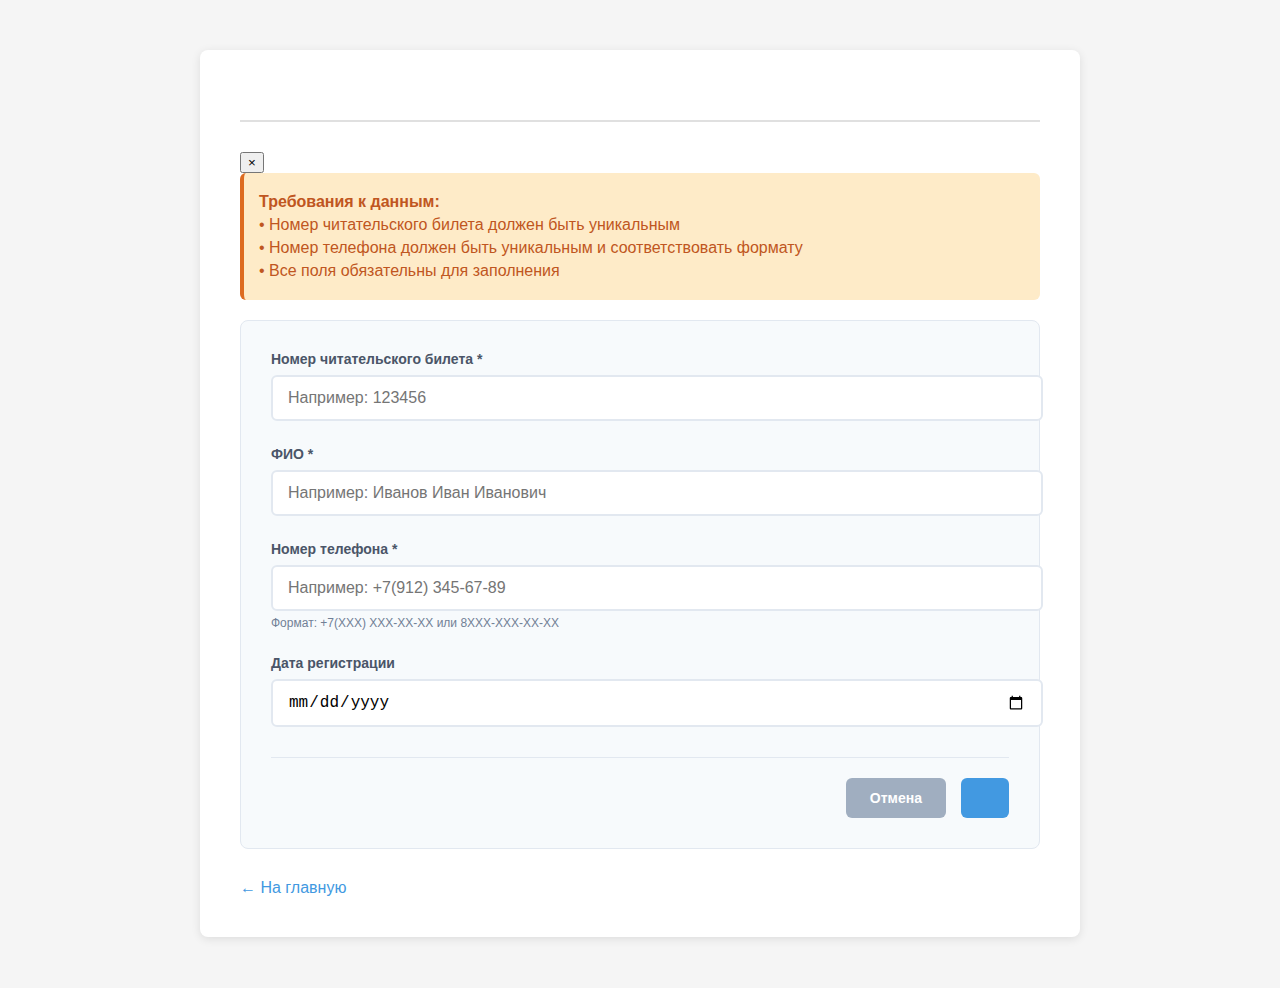
<file: src/main/resources/templates/readers/form.html>
<!DOCTYPE html>
<html xmlns:th="http://www.thymeleaf.org">
<head>
    <meta charset="UTF-8">
    <meta name="viewport" content="width=device-width, initial-scale=1.0">
    <title th:text="${reader.readerId == null} ? 'Добавить читателя' : 'Изменить читателя'">Форма читателя</title>
    <link rel="stylesheet" th:href="@{/css/style.css}">
    <style>
        body {
            font-family: 'Segoe UI', Arial, sans-serif;
            margin: 0;
            padding: 20px;
            background-color: #f5f5f5;
            color: #333;
        }

        .container {
            max-width: 800px;
            margin: 30px auto;
            background: white;
            padding: 40px;
            border-radius: 8px;
            box-shadow: 0 2px 10px rgba(0,0,0,0.1);
        }

        .form-header {
            text-align: center;
            margin-bottom: 30px;
            padding-bottom: 20px;
            border-bottom: 2px solid #e0e0e0;
        }

        .form-header h1 {
            color: #2c5282;
            margin: 0 0 10px 0;
            font-size: 2em;
        }

        .form-header p {
            color: #718096;
            margin: 0;
        }

        .form-card {
            background: #f7fafc;
            padding: 30px;
            border-radius: 8px;
            border: 1px solid #e2e8f0;
        }

        .form-group {
            margin-bottom: 25px;
        }

        .form-group label {
            display: block;
            margin-bottom: 8px;
            font-weight: 600;
            color: #4a5568;
            font-size: 14px;
        }

        .form-group input {
            width: 100%;
            padding: 12px 15px;
            border: 2px solid #e2e8f0;
            border-radius: 6px;
            font-size: 16px;
            transition: all 0.2s;
            background: white;
        }

        .form-group input:focus {
            border-color: #4299e1;
            outline: none;
            box-shadow: 0 0 0 3px rgba(66, 153, 225, 0.2);
        }

        .form-group input.error {
            border-color: #f56565;
        }

        .error-message {
            color: #e53e3e;
            font-size: 14px;
            margin-top: 5px;
            display: block;
        }

        .form-actions {
            display: flex;
            justify-content: flex-end;
            gap: 15px;
            margin-top: 30px;
            padding-top: 20px;
            border-top: 1px solid #e2e8f0;
        }

        .btn {
            padding: 12px 24px;
            border: none;
            border-radius: 6px;
            cursor: pointer;
            font-weight: 600;
            font-size: 14px;
            transition: all 0.2s;
            text-decoration: none;
            display: inline-flex;
            align-items: center;
            justify-content: center;
            gap: 8px;
        }

        .btn-primary {
            background-color: #4299e1;
            color: white;
        }

        .btn-primary:hover {
            background-color: #3182ce;
        }

        .btn-secondary {
            background-color: #a0aec0;
            color: white;
        }

        .btn-secondary:hover {
            background-color: #718096;
        }

        .back-link {
            display: inline-flex;
            align-items: center;
            gap: 8px;
            margin-top: 30px;
            color: #4299e1;
            text-decoration: none;
            font-weight: 500;
        }

        .back-link:hover {
            text-decoration: underline;
        }

        .validation-info {
            background: #feebc8;
            padding: 15px;
            border-radius: 6px;
            margin-bottom: 20px;
            border-left: 4px solid #dd6b20;
        }

        .validation-info p {
            margin: 5px 0;
            color: #c05621;
        }

        .phone-format {
            font-size: 12px;
            color: #718096;
            margin-top: 5px;
        }

        @media (max-width: 768px) {
            .container {
                padding: 20px;
                margin: 10px;
            }

            .form-card {
                padding: 20px;
            }

            .form-actions {
                flex-direction: column;
            }

            .btn {
                width: 100%;
            }
        }
    </style>
</head>
<body>
<div class="container">
    <div class="form-header">
        <h1 th:text="${reader.readerId == null} ? ' Добавить нового читателя' : ' Изменить читателя'"></h1>
        <p th:text="${reader.readerId == null} ? 'Заполните информацию о новом читателе' : 'Измените информацию о читателе'"></p>
    </div>

    <div th:if="${errorMessage}" class="alert alert-danger alert-dismissible fade show" role="alert">
        <span th:text="${errorMessage}"></span>
        <button type="button" class="btn-close" onclick="this.parentElement.style.display='none'">×</button>
    </div>

    <div class="validation-info">
        <p><strong>Требования к данным:</strong></p>
        <p>• Номер читательского билета должен быть уникальным</p>
        <p>• Номер телефона должен быть уникальным и соответствовать формату</p>
        <p>• Все поля обязательны для заполнения</p>
    </div>

    <div class="form-card">
        <form th:action="@{/readers/save}" th:object="${reader}" method="post" id="readerForm">
            <div class="form-group">
                <label for="ticketNumber">Номер читательского билета *</label>
                <input type="text" id="ticketNumber" th:field="*{ticketNumber}"
                       th:classappend="${#fields.hasErrors('ticketNumber')} ? 'error' : ''"
                       placeholder="Например: 123456" required>
                <span th:if="${#fields.hasErrors('ticketNumber')}"
                      class="error-message" th:errors="*{ticketNumber}"></span>
            </div>

            <div class="form-group">
                <label for="fullName">ФИО *</label>
                <input type="text" id="fullName" th:field="*{fullName}"
                       th:classappend="${#fields.hasErrors('fullName')} ? 'error' : ''"
                       placeholder="Например: Иванов Иван Иванович" required>
                <span th:if="${#fields.hasErrors('fullName')}"
                      class="error-message" th:errors="*{fullName}"></span>
            </div>

            <div class="form-group">
                <label for="phoneNumber">Номер телефона *</label>
                <input type="text" id="phoneNumber" th:field="*{phoneNumber}"
                       th:classappend="${#fields.hasErrors('phoneNumber')} ? 'error' : ''"
                       placeholder="Например: +7(912) 345-67-89" required>
                <div class="phone-format">Формат: +7(XXX) XXX-XX-XX или 8XXX-XXX-XX-XX</div>
                <span th:if="${#fields.hasErrors('phoneNumber')}"
                      class="error-message" th:errors="*{phoneNumber}"></span>
            </div>

            <div class="form-group">
                <label for="registrationDate">Дата регистрации</label>
                <input type="date" id="registrationDate" th:field="*{registrationDate}"
                       th:classappend="${#fields.hasErrors('registrationDate')} ? 'error' : ''">
                <span th:if="${#fields.hasErrors('registrationDate')}"
                      class="error-message" th:errors="*{registrationDate}"></span>
            </div>

            <div class="form-actions">
                <a th:href="@{/readers}" class="btn btn-secondary">Отмена</a>
                <button type="submit" class="btn btn-primary">
                    <span th:text="${reader.readerId == null} ? 'Добавить читателя' : 'Сохранить изменения'"></span>
                </button>
            </div>
        </form>
    </div>

    <a th:href="@{/}" class="back-link">← На главную</a>
</div>

<script>
    document.getElementById('readerForm').addEventListener('submit', function(e) {
        const ticketNumber = document.getElementById('ticketNumber').value.trim();
        const fullName = document.getElementById('fullName').value.trim();
        const phoneNumber = document.getElementById('phoneNumber').value.trim();

        let errors = [];

        if (!ticketNumber) {
            errors.push('Номер читательского билета обязателен');
        }

        if (!fullName) {
            errors.push('ФИО обязательно');
        }

        if (!phoneNumber) {
            errors.push('Номер телефона обязателен');
        } else {
            const phoneRegex = /^[\+]?[0-9\s\-\(\)]+$/;
            if (!phoneRegex.test(phoneNumber)) {
                errors.push('Номер телефона должен содержать только цифры, пробелы, дефисы и скобки');
            }
        }

        if (errors.length > 0) {
            e.preventDefault();
            alert('Ошибки в форме:\n\n' + errors.join('\n'));
        }
    });

    document.getElementById('phoneNumber').addEventListener('input', function(e) {
        let value = e.target.value.replace(/\D/g, '');

        if (value.length > 0) {
            if (value[0] === '7' || value[0] === '8') {
                value = '+7' + value.substring(1);
            } else if (value[0] === '9') {
                value = '+7' + value;
            }

            if (value.length > 2) {
                value = value.substring(0, 2) + '(' + value.substring(2);
            }
            if (value.length > 6) {
                value = value.substring(0, 6) + ') ' + value.substring(6);
            }
            if (value.length > 11) {
                value = value.substring(0, 11) + '-' + value.substring(11);
            }
            if (value.length > 14) {
                value = value.substring(0, 14) + '-' + value.substring(14);
            }
        }

        e.target.value = value;
    });
</script>
</body>
</html>
</file>
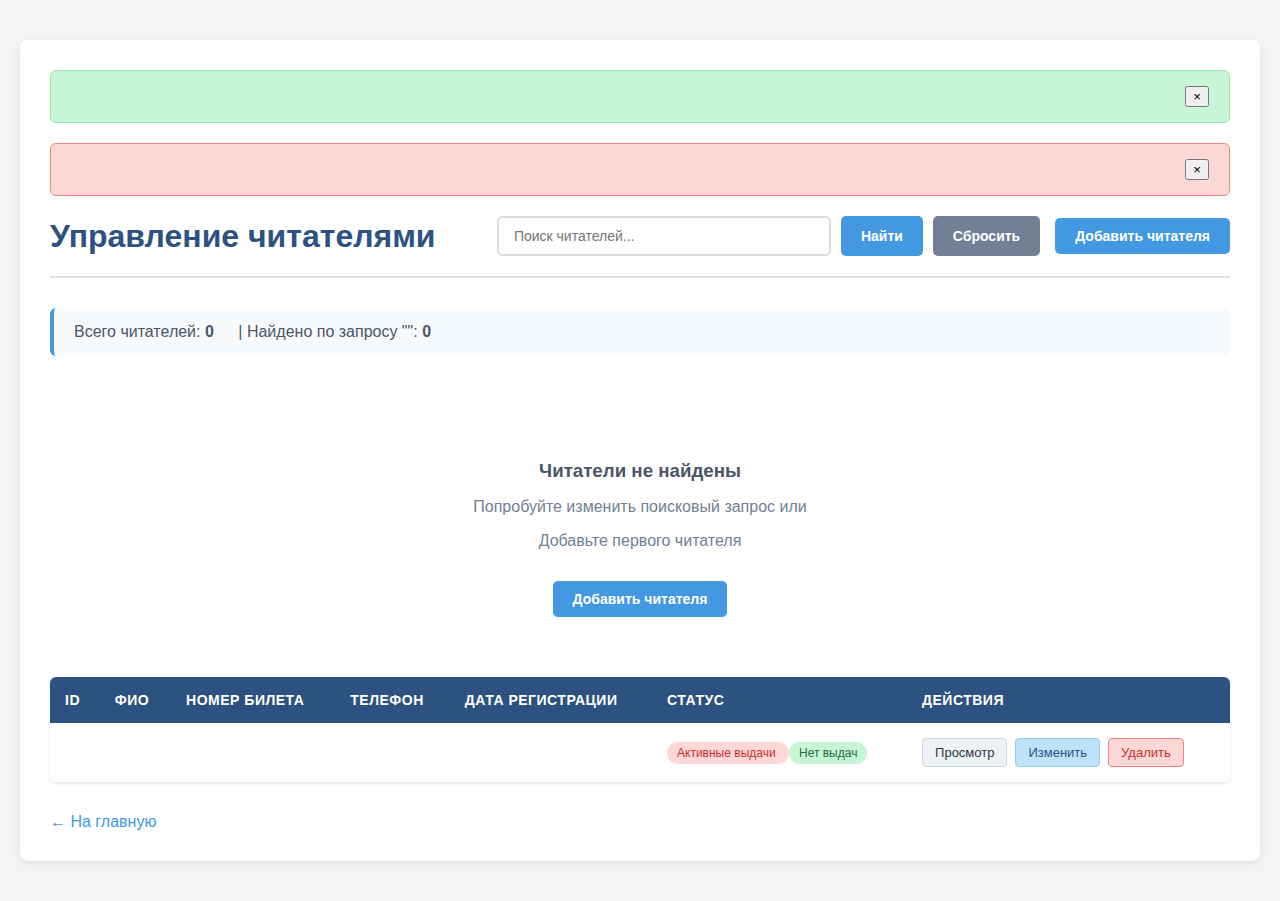
<file: src/main/resources/templates/readers/list.html>
<!DOCTYPE html>
<html xmlns:th="http://www.thymeleaf.org">
<head>
    <meta charset="UTF-8">
    <meta name="viewport" content="width=device-width, initial-scale=1.0">
    <title>Читатели - Библиотечная система</title>
    <link rel="stylesheet" th:href="@{/css/style.css}">
    <style>
        body {
            font-family: 'Segoe UI', Arial, sans-serif;
            margin: 0;
            padding: 20px;
            background-color: #f5f5f5;
            color: #333;
        }

        .container {
            max-width: 1400px;
            margin: 20px auto;
            background: white;
            padding: 30px;
            border-radius: 8px;
            box-shadow: 0 2px 10px rgba(0,0,0,0.1);
        }

        .page-header {
            display: flex;
            justify-content: space-between;
            align-items: center;
            margin-bottom: 30px;
            padding-bottom: 20px;
            border-bottom: 2px solid #e0e0e0;
            flex-wrap: wrap;
            gap: 20px;
        }

        h1 {
            color: #2c5282;
            margin: 0;
            font-size: 2em;
        }

        .controls {
            display: flex;
            gap: 15px;
            align-items: center;
            flex-wrap: wrap;
        }

        .search-box {
            display: flex;
            gap: 10px;
        }

        .search-box input {
            padding: 10px 15px;
            border: 2px solid #ddd;
            border-radius: 5px;
            font-size: 14px;
            width: 300px;
            transition: border-color 0.3s;
        }

        .search-box input:focus {
            border-color: #4299e1;
            outline: none;
        }

        .btn {
            padding: 10px 20px;
            border: none;
            border-radius: 5px;
            cursor: pointer;
            font-weight: 600;
            font-size: 14px;
            transition: all 0.2s;
            text-decoration: none;
            display: inline-flex;
            align-items: center;
            justify-content: center;
            gap: 8px;
        }

        .btn-primary {
            background-color: #4299e1;
            color: white;
        }

        .btn-primary:hover {
            background-color: #3182ce;
        }

        .btn-secondary {
            background-color: #718096;
            color: white;
        }

        .btn-secondary:hover {
            background-color: #4a5568;
        }

        .btn-danger {
            background-color: #f56565;
            color: white;
        }

        .btn-danger:hover {
            background-color: #e53e3e;
        }

        .stats-bar {
            background: #f7fafc;
            padding: 15px 20px;
            border-radius: 6px;
            margin-bottom: 25px;
            font-size: 16px;
            color: #4a5568;
            border-left: 4px solid #4299e1;
        }

        .readers-table {
            width: 100%;
            border-collapse: collapse;
            background: white;
            border-radius: 6px;
            overflow: hidden;
            box-shadow: 0 1px 3px rgba(0,0,0,0.1);
        }

        .readers-table thead {
            background-color: #2c5282;
            color: white;
        }

        .readers-table th {
            padding: 15px;
            text-align: left;
            font-weight: 600;
            font-size: 14px;
            text-transform: uppercase;
            letter-spacing: 0.5px;
        }

        .readers-table td {
            padding: 15px;
            border-bottom: 1px solid #e2e8f0;
        }

        .readers-table tbody tr:hover {
            background-color: #f7fafc;
        }

        .actions {
            display: flex;
            gap: 8px;
        }

        .action-btn {
            padding: 6px 12px;
            border-radius: 4px;
            font-size: 13px;
            text-decoration: none;
            font-weight: 500;
            transition: all 0.2s;
            border: 1px solid transparent;
        }

        .view-btn {
            background-color: #edf2f7;
            color: #2d3748;
            border-color: #cbd5e0;
        }

        .view-btn:hover {
            background-color: #e2e8f0;
        }

        .edit-btn {
            background-color: #bee3f8;
            color: #2c5282;
            border-color: #90cdf4;
        }

        .edit-btn:hover {
            background-color: #90cdf4;
        }

        .delete-btn {
            background-color: #fed7d7;
            color: #c53030;
            border-color: #fc8181;
        }

        .delete-btn:hover {
            background-color: #fc8181;
            color: white;
        }

        .empty-state {
            text-align: center;
            padding: 60px 20px;
            color: #718096;
        }

        .empty-state h3 {
            color: #4a5568;
            margin-bottom: 10px;
        }

        .back-link {
            display: inline-flex;
            align-items: center;
            gap: 8px;
            margin-top: 30px;
            color: #4299e1;
            text-decoration: none;
            font-weight: 500;
        }

        .back-link:hover {
            text-decoration: underline;
        }

        .alert {
            padding: 15px 20px;
            border-radius: 6px;
            margin-bottom: 20px;
            display: flex;
            align-items: center;
            justify-content: space-between;
        }

        .alert-success {
            background-color: #c6f6d5;
            color: #276749;
            border: 1px solid #9ae6b4;
        }

        .alert-danger {
            background-color: #fed7d7;
            color: #c53030;
            border: 1px solid #fc8181;
        }

        @media (max-width: 768px) {
            .container {
                padding: 15px;
                margin: 10px;
            }

            .page-header {
                flex-direction: column;
                align-items: stretch;
            }

            .search-box input {
                width: 100%;
            }

            .controls {
                flex-direction: column;
                align-items: stretch;
            }

            .readers-table {
                display: block;
                overflow-x: auto;
            }
        }
    </style>
</head>
<body>
<div class="container">
    <div th:if="${successMessage}" class="alert alert-success alert-dismissible fade show" role="alert">
        <span th:text="${successMessage}"></span>
        <button type="button" class="btn-close" onclick="this.parentElement.style.display='none'">×</button>
    </div>

    <div th:if="${errorMessage}" class="alert alert-danger alert-dismissible fade show" role="alert">
        <span th:text="${errorMessage}"></span>
        <button type="button" class="btn-close" onclick="this.parentElement.style.display='none'">×</button>
    </div>

    <div class="page-header">
        <h1> Управление читателями</h1>
        <div class="controls">
            <form th:action="@{/readers}" method="get" class="search-box">
                <input type="text" name="search" th:value="${search}" placeholder="Поиск читателей...">
                <button type="submit" class="btn btn-primary">Найти</button>
                <a th:href="@{/readers}" class="btn btn-secondary">Сбросить</a>
            </form>
            <a th:href="@{/readers/new}" class="btn btn-primary">Добавить читателя</a>
        </div>
    </div>

    <div class="stats-bar">
        Всего читателей: <strong th:text="${#lists.size(readers)}">0</strong>
        <span th:if="${search}" style="margin-left: 20px;">
            | Найдено по запросу "<span th:text="${search}"></span>":
            <strong th:text="${#lists.size(readers)}">0</strong>
        </span>
    </div>

    <div th:if="${#lists.isEmpty(readers)}" class="empty-state">
        <h3>Читатели не найдены</h3>
        <p th:if="${search}">Попробуйте изменить поисковый запрос или</p>
        <p>Добавьте первого читателя</p>
        <a th:href="@{/readers/new}" class="btn btn-primary" style="margin-top: 15px;">
            Добавить читателя
        </a>
    </div>

    <table th:unless="${#lists.isEmpty(readers)}" class="readers-table">
        <thead>
        <tr>
            <th>ID</th>
            <th>ФИО</th>
            <th>НОМЕР БИЛЕТА</th>
            <th>ТЕЛЕФОН</th>
            <th>ДАТА РЕГИСТРАЦИИ</th>
            <th>СТАТУС</th>
            <th>ДЕЙСТВИЯ</th>
        </tr>
        </thead>
        <tbody>
        <tr th:each="reader : ${readers}">
            <td th:text="${reader.readerId}"></td>
            <td th:text="${reader.fullName}"></td>
            <td th:text="${reader.ticketNumber}"></td>
            <td th:text="${reader.phoneNumber}"></td>
            <td th:text="${reader.registrationDate}"></td>
            <td>
                <span th:if="${reader.activeLoansCount != null and reader.activeLoansCount > 0}"
                      class="status-badge status-active" style="background-color: #fed7d7; color: #c53030; padding: 4px 10px; border-radius: 12px; font-size: 12px;">
                    Активные выдачи
                </span>
                <span th:if="${reader.activeLoansCount == null or reader.activeLoansCount == 0}"
                      class="status-badge status-available" style="background-color: #c6f6d5; color: #276749; padding: 4px 10px; border-radius: 12px; font-size: 12px;">
                    Нет выдач
                </span>
            </td>
            <td>
                <div class="actions">
                    <a th:href="@{/readers/view/{id}(id=${reader.readerId})}"
                       class="action-btn view-btn">Просмотр</a>
                    <a th:href="@{/readers/edit/{id}(id=${reader.readerId})}"
                       class="action-btn edit-btn">Изменить</a>
                    <a th:href="@{/readers/delete/{id}(id=${reader.readerId})}"
                       class="action-btn delete-btn"
                       onclick="return checkReaderDelete(this, ${reader.readerId}, '${reader.fullName}')">
                        Удалить
                    </a>
                </div>
            </td>
        </tr>
        </tbody>
    </table>

    <a th:href="@{/}" class="back-link">← На главную</a>
</div>

<script>
    function checkReaderDelete(link, readerId, readerName) {
        if (!confirm('Вы уверены, что хотите удалить читателя «' + readerName + '»?')) {
            return false;
        }

        fetch('/readers/check-delete/' + readerId)
            .then(response => response.text())
            .then(data => {
                if (data.startsWith('OK')) {
                    window.location.href = link.href;
                } else {
                    alert(data.replace('ERROR: ', ''));
                }
            })
            .catch(error => {
                console.error('Ошибка проверки:', error);
                if (confirm('Не удалось проверить возможность удаления. Все равно удалить читателя «' + readerName + '»?')) {
                    window.location.href = link.href;
                }
            });

        return false;
    }
</script>
</body>
</html>
</file>
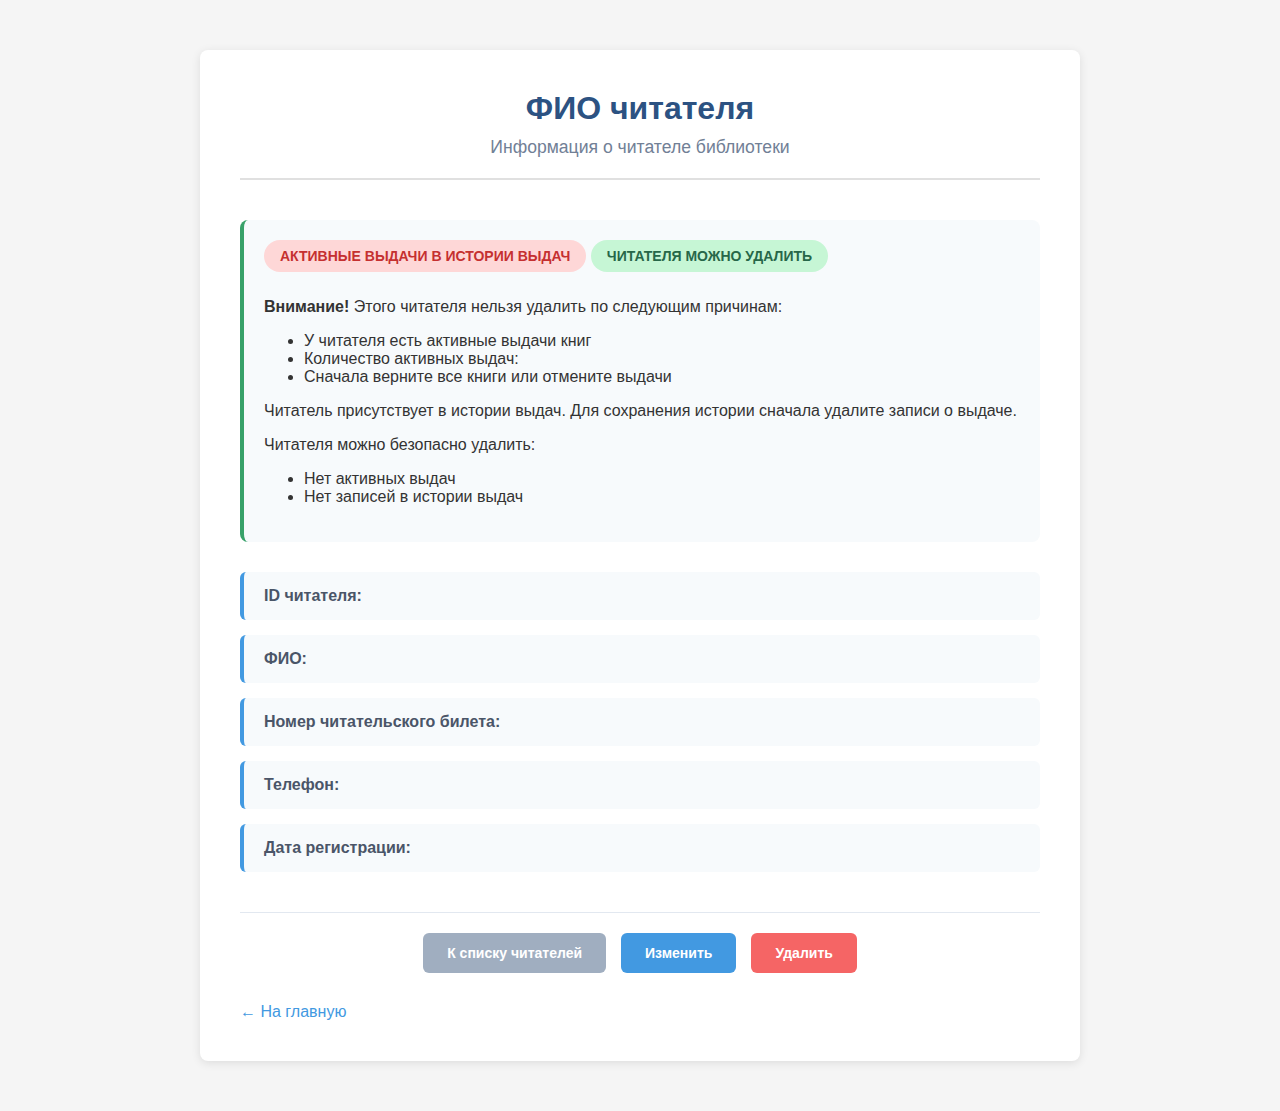
<file: src/main/resources/templates/readers/view.html>
<!DOCTYPE html>
<html xmlns:th="http://www.thymeleaf.org">
<head>
    <meta charset="UTF-8">
    <meta name="viewport" content="width=device-width, initial-scale=1.0">
    <title th:text="${reader.fullName}">Просмотр читателя</title>
    <link rel="stylesheet" th:href="@{/css/style.css}">
    <style>
        body {
            font-family: 'Segoe UI', Arial, sans-serif;
            margin: 0;
            padding: 20px;
            background-color: #f5f5f5;
            color: #333;
        }

        .container {
            max-width: 800px;
            margin: 30px auto;
            background: white;
            padding: 40px;
            border-radius: 8px;
            box-shadow: 0 2px 10px rgba(0,0,0,0.1);
        }

        .reader-header {
            text-align: center;
            margin-bottom: 40px;
            padding-bottom: 20px;
            border-bottom: 2px solid #e0e0e0;
        }

        .reader-header h1 {
            color: #2c5282;
            margin: 0 0 10px 0;
            font-size: 2em;
        }

        .reader-header p {
            color: #718096;
            margin: 0;
            font-size: 1.1em;
        }

        .reader-details {
            display: grid;
            gap: 15px;
            margin-bottom: 40px;
        }

        .detail-item {
            display: flex;
            padding: 15px 20px;
            background: #f7fafc;
            border-radius: 6px;
            border-left: 4px solid #4299e1;
        }

        .detail-label {
            font-weight: 600;
            color: #4a5568;
            min-width: 180px;
        }

        .detail-value {
            color: #2d3748;
            flex: 1;
        }

        .action-buttons {
            display: flex;
            gap: 15px;
            justify-content: center;
            margin-top: 30px;
            padding-top: 20px;
            border-top: 1px solid #e2e8f0;
        }

        .btn {
            padding: 12px 24px;
            border: none;
            border-radius: 6px;
            cursor: pointer;
            font-weight: 600;
            font-size: 14px;
            transition: all 0.2s;
            text-decoration: none;
            display: inline-flex;
            align-items: center;
            justify-content: center;
            gap: 8px;
        }

        .btn-primary {
            background-color: #4299e1;
            color: white;
        }

        .btn-primary:hover {
            background-color: #3182ce;
        }

        .btn-secondary {
            background-color: #a0aec0;
            color: white;
        }

        .btn-secondary:hover {
            background-color: #718096;
        }

        .btn-danger {
            background-color: #f56565;
            color: white;
        }

        .btn-danger:hover {
            background-color: #e53e3e;
        }

        .back-link {
            display: inline-flex;
            align-items: center;
            gap: 8px;
            margin-top: 30px;
            color: #4299e1;
            text-decoration: none;
            font-weight: 500;
        }

        .back-link:hover {
            text-decoration: underline;
        }

        /* Стили для информации о статусе */
        .status-card {
            background: #f7fafc;
            padding: 20px;
            border-radius: 8px;
            margin-bottom: 30px;
            border-left: 4px solid #38a169;
        }

        .status-warning {
            border-left-color: #e53e3e;
            background-color: #fed7d7;
        }

        .status-info {
            border-left-color: #4299e1;
            background-color: #bee3f8;
        }

        .status-badge {
            padding: 8px 16px;
            border-radius: 20px;
            font-size: 14px;
            font-weight: 600;
            display: inline-block;
            margin-bottom: 10px;
        }

        .status-active {
            background-color: #fed7d7;
            color: #c53030;
        }

        .status-available {
            background-color: #c6f6d5;
            color: #276749;
        }

        @media (max-width: 768px) {
            .container {
                padding: 20px;
                margin: 10px;
            }

            .detail-item {
                flex-direction: column;
                gap: 5px;
            }

            .detail-label {
                min-width: auto;
            }

            .action-buttons {
                flex-direction: column;
            }

            .btn {
                width: 100%;
            }
        }
    </style>
</head>
<body>
<div class="container">
    <div class="reader-header">
        <h1 th:text="${reader.fullName}">ФИО читателя</h1>
        <p>Информация о читателе библиотеки</p>
    </div>

    <div class="status-card" th:classappend="${!canDelete} ? 'status-warning' : 'status-info'">
        <div th:if="${!canDelete}" class="status-badge status-active">
            <span th:if="${activeLoans != null and !activeLoans.isEmpty()}">АКТИВНЫЕ ВЫДАЧИ</span>
            <span th:if="${activeLoans == null or activeLoans.isEmpty()}">В ИСТОРИИ ВЫДАЧ</span>
        </div>

        <div th:if="${canDelete}" class="status-badge status-available">
            ЧИТАТЕЛЯ МОЖНО УДАЛИТЬ
        </div>

        <div th:if="${!canDelete}">
            <p><strong>Внимание!</strong> Этого читателя нельзя удалить по следующим причинам:</p>
            <ul th:if="${activeLoans != null and !activeLoans.isEmpty()}">
                <li>У читателя есть активные выдачи книг</li>
                <li>Количество активных выдач: <strong th:text="${activeLoans.size()}"></strong></li>
                <li>Сначала верните все книги или отмените выдачи</li>
            </ul>
            <p th:if="${activeLoans == null or activeLoans.isEmpty()}">
                Читатель присутствует в истории выдач. Для сохранения истории сначала удалите записи о выдаче.
            </p>
        </div>

        <div th:if="${canDelete}">
            <p>Читателя можно безопасно удалить:</p>
            <ul>
                <li>Нет активных выдач</li>
                <li>Нет записей в истории выдач</li>
            </ul>
        </div>
    </div>

    <div class="reader-details">
        <div class="detail-item">
            <span class="detail-label">ID читателя:</span>
            <span class="detail-value" th:text="${reader.readerId}"></span>
        </div>

        <div class="detail-item">
            <span class="detail-label">ФИО:</span>
            <span class="detail-value" th:text="${reader.fullName}"></span>
        </div>

        <div class="detail-item">
            <span class="detail-label">Номер читательского билета:</span>
            <span class="detail-value" th:text="${reader.ticketNumber}"></span>
        </div>

        <div class="detail-item">
            <span class="detail-label">Телефон:</span>
            <span class="detail-value" th:text="${reader.phoneNumber}"></span>
        </div>

        <div class="detail-item">
            <span class="detail-label">Дата регистрации:</span>
            <span class="detail-value" th:text="${reader.registrationDate}"></span>
        </div>
    </div>

    <div class="action-buttons">
        <a th:href="@{/readers}" class="btn btn-secondary">К списку читателей</a>
        <a th:href="@{/readers/edit/{id}(id=${reader.readerId})}" class="btn btn-primary">Изменить</a>
        <a th:href="@{/readers/delete/{id}(id=${reader.readerId})}"
           class="btn btn-danger"
           th:classappend="${!canDelete} ? 'btn-disabled' : ''"
           th:onclick="return ${canDelete} ? confirm('Вы уверены, что хотите удалить читателя «' + ${reader.fullName} + '»?') : false">
            Удалить
        </a>
    </div>

    <a th:href="@{/}" class="back-link">← На главную</a>
</div>

<script>
    document.addEventListener('DOMContentLoaded', function() {
        const deleteBtn = document.querySelector('.btn-danger.btn-disabled');
        if (deleteBtn) {
            deleteBtn.addEventListener('click', function(e) {
                e.preventDefault();
                alert('Невозможно удалить читателя, так как у него есть активные выдачи или он есть в истории выдач. Перейдите в раздел "Выдачи" для управления.');
                return false;
            });
        }
    });
</script>
</body>
</html>
</file>
